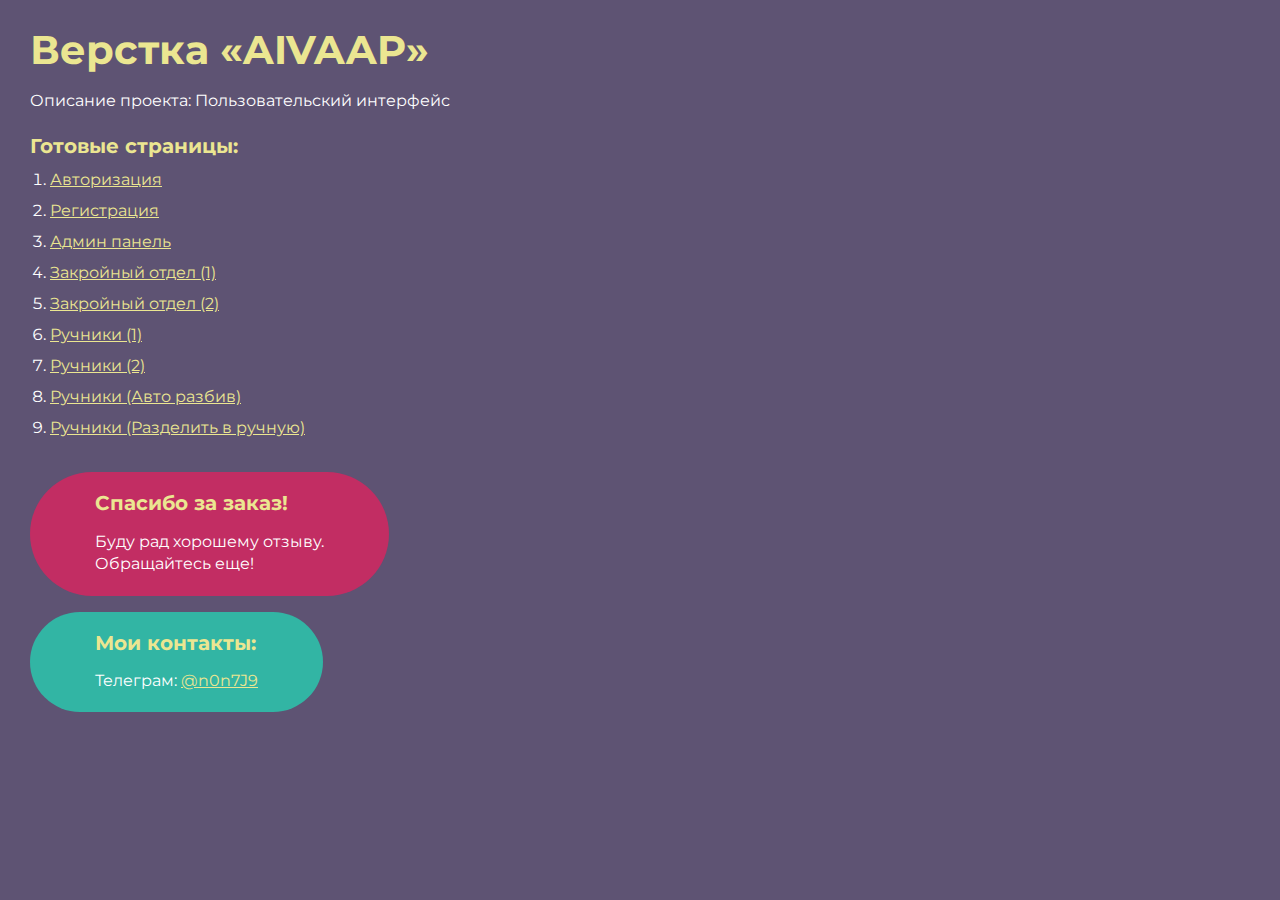
<file: index.html>
<!DOCTYPE html>
<html>

<head>
	<meta charset="UTF-8">
	<meta name="viewport" content="width=device-width, initial-scale=1.0">
	<title>Верстка «AIVAAP»</title>
</head>

<body>
	<div class="rootpage">
		<h1>Верстка «AIVAAP»</h1>
		<div class="rootpage__info">
			Описание проекта:
			Пользовательский интерфейс
		</div>
		<h2>Готовые страницы:</h2>
		<ol class="rootpage__list">
			<li><a target="_blank" href="authorization.html">Авторизация</a></li>
			<li><a target="_blank" href="entry.html">Регистрация</a></li>
			<li><a target="_blank" href="admin.html">Админ панель</a></li>
			<li><a target="_blank" href="closure.html">Закройный отдел (1)</a></li>
			<li><a target="_blank" href="closure-two.html">Закройный отдел (2)</a></li>
			<li><a target="_blank" href="sewing.html">Ручники (1)</a></li>
			<li><a target="_blank" href="sewing-two.html">Ручники (2)</a></li>
			<li><a target="_blank" href="sewing-auto-smash.html">Ручники (Авто разбив)</a></li>
			<li><a target="_blank" href="sewing-split-manually.html">Ручники (Разделить в ручную)</a></li>
		</ol>
		<div class="rootpage__tnx">
			<h2>Спасибо за заказ!</h2>
			<p>Буду рад хорошему отзыву.</p>
			<p>Обращайтесь еще!</p>
		</div>
		<div class="rootpage__contacts">
			<h2>Мои контакты:</h2>
			<p>Телеграм: <a href="https://t.me/n0n7J9">@n0n7J9</a></p>
		</div>
	</div>
</body>
<style>
	@charset "UTF-8";
	@import url("https://fonts.googleapis.com/css?family=Montserrat:regular,700&display=swap");

	*,
	*::before,
	*::after {
		padding: 0px;
		margin: 0px;
		border: 0px;
		box-sizing: border-box;
	}

	html,
	body {
		height: 100%;
		margin: 0;
		padding: 0;
		min-width: 320px;
		width: 100%;
		color: #fff;
		background-color: #5e5373;
	}

	body {
		font-family: Montserrat;
		font-size: 100%;
		line-height: 1;
		font-size: 1rem;
	}

	a {
		text-decoration: underline;
		color: #ebe691
	}

	a:visited {
		text-decoration: underline;
		color: #aaa768;
	}

	a:hover {
		text-decoration: none;
	}

	ul li {
		list-style: none;
	}

	img {
		vertical-align: top;
	}

	.wrapper {
		width: 100%;
		min-height: 100%;
		overflow: hidden;
	}

	.rootpage {
		padding: 30px;
		display: flex;
		flex-direction: column;
		align-items: flex-start;
	}

	@media (max-width: 767px) {
		.rootpage {
			padding: 30px 15px;
		}
	}

	h1 {
		color: #ebe691;
		font-size: 2.5rem;
		margin: 0px 0px 1.25rem 0px;
	}

	@media (max-width: 767px) {
		h1 {
			font-size: 1.85rem;
			margin: 0px 0px 1.25rem 0px;
		}
	}

	h2 {
		color: #ebe691;
		font-size: 1.25rem;
		margin: 0px 0px 1rem 0px;
	}

	@media (max-width: 767px) {
		h2 {
			font-size: 1.125rem;
			margin: 0px 0px 1rem 0px;
		}
	}

	.rootpage__info {
		line-height: 140%;
		margin: 0px 0px 1.5rem 0px;
	}

	.rootpage__list {
		margin: 0px 0px 2.25rem 1.25rem;
	}

	.rootpage__list li:not(:last-child) {
		margin: 0px 0px 15px 0px;
	}

	.rootpage__contacts,
	.rootpage__tnx {
		border-radius: 200px;
		padding: 20px 65px;
		line-height: 140%;
	}

	@media (max-width: 767px) {

		.rootpage__contacts,
		.rootpage__tnx {
			border-radius: 40px;
			padding: 20px;
		}
	}

	.rootpage__contacts {
		background: #32b5a4;

	}

	.rootpage__contacts a {
		color: #ebe691;
	}

	.rootpage__tnx {
		background: #c22d63;
		margin: 0px 0px 1rem 0px;
	}
</style>

</html>
</file>
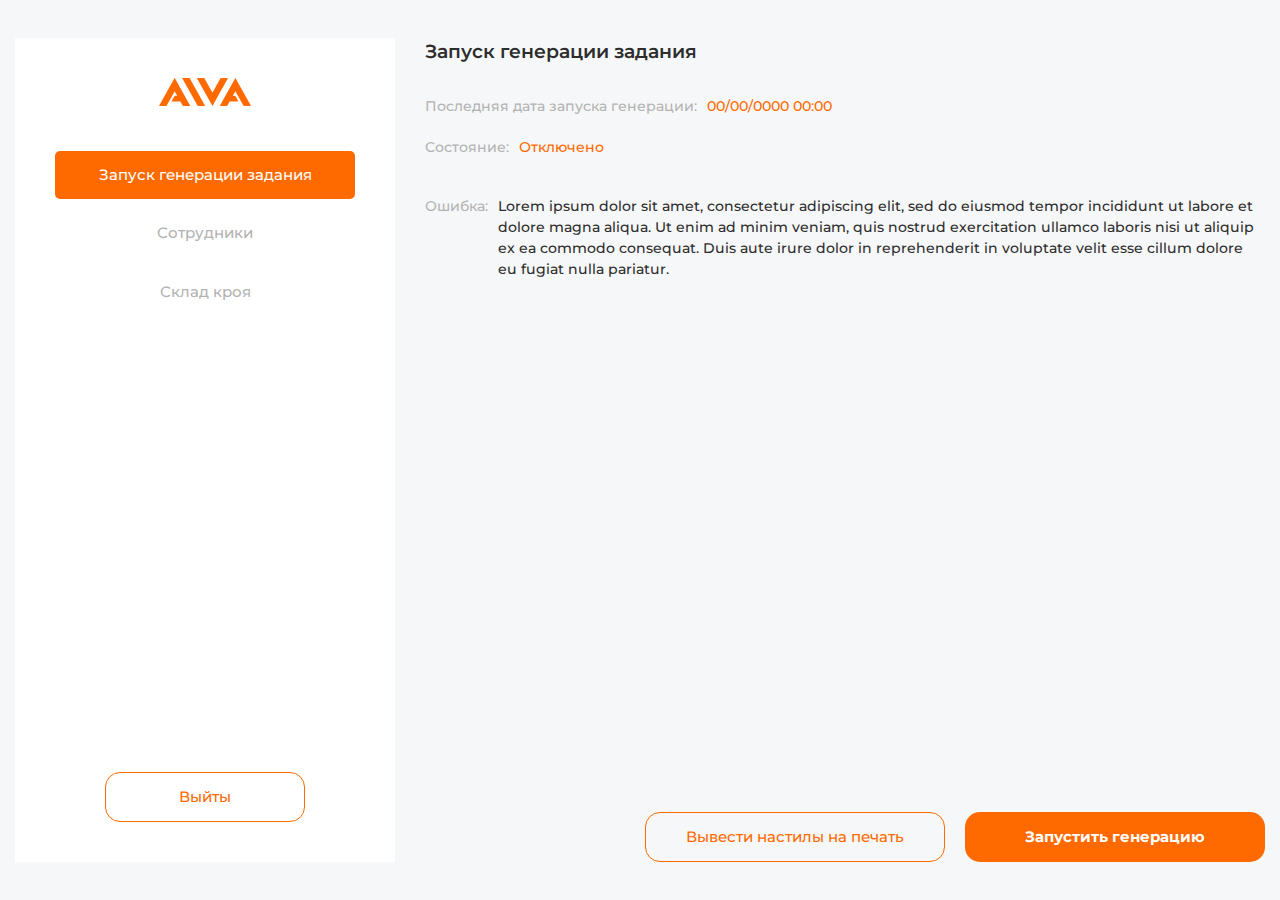
<file: admin.html>
<!DOCTYPE html>
<html lang="ru">

<head>
	<title>HomePage</title>
	<meta charset="UTF-8">
	<meta name="format-detection" content="telephone=no">
	<!-- <style>body{opacity: 0;}</style> -->
	<link rel="stylesheet" href="css/style.min.css?_v=20240315155839">
	<link rel="shortcut icon" href="favicon.ico">
	<link rel="stylesheet" href="https://cdn.jsdelivr.net/npm/swiper@11/swiper-bundle.min.css?_v=20240315155839" />

	<!-- <meta name="robots" content="noindex, nofollow"> -->
	<meta name="viewport" content="width=device-width, initial-scale=1, user-scalable=no">
</head>

<body>
	<div class="wrapper">

		<header class="header">
			<div class="header__container">
			</div>
		</header>
		<main class="page admin-page">

			<section class="admin-panel" data-fullscreen>
				<div class="admin-panel__container">
					<div class="mobile-top-box">
						<img src="img/aiva-mobi.png" alt="">
						<button type="button" class="menu__icon icon-menu mobile-top-btn"><i class="_icon-burger"></i></button>
					</div>
					<div data-tabs class="ap-tabs tabs">

						<div class="ap-tabs__navigation-box">
							<div class="ap-tabs__logo-box">
								<img src="img/aiva-desc.png" alt="">
							</div>
							<nav data-tabs-titles class="ap-tabs__navigation tabs__navigation">
								<button type="button" class="ap-tabs__title tabs__title _tab-active">Запуск генерации
									задания</button>
								<button type="button" class="ap-tabs__title tabs__title">Сотрудники</button>
								<button type="button" class="ap-tabs__title tabs__title">Склад кроя</button>
							</nav>
							<div class="admin-exit-box">
								<a href="#" class="admin-exit-link basic-button">
									Выйты
								</a>
							</div>
						</div>

						<div data-tabs-body class="ap-tabs__content tabs__content">
							<div class="ap-tabs__body tabs__body">
								<div class="generations-box">
									<div class="ap-tabs__body-heading">
										<h2 class="ap-tabs__body-title">
											Запуск генерации задания
										</h2>
									</div>
									<div class="generations-center">
										<div class="generations-center-box">
											<p class="generations-data">
												Последняя дата запуска генерации: <time>00/00/0000&nbsp00:00</time>
											</p>
											<p class="generations-status">Состояние:
												<span>Отключено</span>
												<!-- <span class="status-error">Ошибка</span> -->
											</p>
											<p class="generations-status-text">Ошибка:
												<span>Lorem ipsum dolor sit amet, consectetur adipiscing elit, sed do eiusmod tempor
													incididunt ut labore et dolore magna
													aliqua. Ut enim ad minim veniam, quis nostrud exercitation ullamco laboris nisi
													ut
													aliquip ex ea commodo consequat. Duis
													aute irure dolor in reprehenderit in voluptate velit esse cillum dolore eu fugiat
													nulla pariatur.</span>
											</p>
										</div>
									</div>
									<div class="generations-bottom">
										<div class="generations-btn-box">
											<button class="generations-btn basic-button">
												Вывести настилы на печать
											</button>
											<button class="generations-btn general-button">
												Запустить генерацию
											</button>
										</div>
									</div>
								</div>
							</div>
							<div class="ap-tabs__body tabs__body">
								<div class="staff-box">
									<div class="ap-tabs__body-heading">
										<h2 class="ap-tabs__body-title">
											Сотрудники
										</h2>
										<div class="ap-tabs__body-extra">
											<button class="add-staff-btn add-btn" data-path="add-staff-modal" data-animation="fadeInUp" data-speed="500">Добавить +</button>
											<div class="search__box" data-da=".staff-box, 767.98, 1">
												<button class="search__btn">
													<i class="_icon-magnifying-glass"></i>
												</button>
												<input class="search__input" type="search" placeholder="Поиск..." required>
											</div>
										</div>
									</div>
									<div id="staff">
										<div class="staff-content">
											<div class="staff-content-aside">
												<p>ФИО</p>
												<span>Уровень доступа</span>

											</div>
											<div data-spollers data-spollers-speed="1000" class="staff-spollers spollers" data-simplebar>
												<details class="staff-spollers__item spollers__item">
													<summary class="staff-spollers__title spollers__title">
														<span class="staff-name">Владимиров Владимир Владимирович</span>
														<span class="staff-department">Закройный отдел</span>

													</summary>
													<div class="staff-spollers__body spollers__body">
														<div class="staff-spollers__content">
															<div class="staff-info">
																<div class="staff-info-box">
																	<span class="staff-info-name">Логин</span>
																	<span class="staff-info-data">LoGiN150930AooA</span>
																</div>
																<div class="staff-info-box">
																	<span class="staff-info-name">Пароль</span>
																	<div class="staff-info-data">
																		<div class="staff-info-data-txt-box">
																			<span class="staff-info-data-notext">****</span>
																			<span class="staff-info-data-text" style="display:none">1234</span>
																		</div>
																		<button type="button" class="staff-info-data-btn">
																			<i class="_icon-eye-slash"></i></button>
																	</div>
																</div>
																<div class="staff-info-box">
																	<span class="staff-info-name">Пин-код</span>
																	<div class="staff-info-data">
																		<div class="staff-info-data-txt-box">
																			<span class="staff-info-data-notext">****</span>
																			<span class="staff-info-data-text" style="display:none">1234</span>
																		</div>
																		<button type="button" class="staff-info-data-btn">
																			<i class="_icon-eye-slash"></i></button>
																	</div>
																</div>
															</div>
															<div class="staff-change-box">
																<button class="staff-change-del" data-path="del-modal" data-animation="fadeInUp" data-speed="500">
																	<i class="_icon-trash"></i>
																</button>
																<button class="staff-change-modify" data-path="edit-staff-modal" data-animation="fadeInUp" data-speed="500">
																	<i class="_icon-pencil">
																	</i>
																</button>
															</div>
														</div>
													</div>
												</details>
											</div>
										</div>
									</div>
								</div>
							</div>
							<div class="ap-tabs__body tabs__body">
								<div class="stock-cut-box">
									<div class="ap-tabs__body-heading">
										<h2 class="ap-tabs__body-title">
											Склад кроя
										</h2>
									</div>
									<div class="table-tasks">
										<div class="stock-heading">
											<h2 class="stock-title">
												Задания
											</h2>
											<div class="search__box">
												<button class="search__btn">
													<i class="_icon-magnifying-glass"></i>
												</button>
												<input class="search__input" type="search" placeholder="Поиск...">
												<button class="search__filter" data-path="filter-modal" data-animation="fadeInUp" data-speed="500">
													<i class="_icon-filter"></i>
												</button>
											</div>
										</div>
										<div class="scroll-table" id="table-tasks-mobi">
											<table class="stock-table-top">
												<thead>
													<tr>
														<th>Настил</th>
														<th>Артикул</th>
														<th>Размер</th>
														<th>Кол-во</th>
														<th>Статус</th>
														<th>Разделить пачку</th>
													</tr>
												</thead>
											</table>
											<div class="scroll-table-body" id="table-tasks-desktop" data-simplebar>
												<table class="stock-table">
													<tbody>
														<tr class="stock-tr">
															<td class="stock-td">0000/0</td>
															<td class="stock-td">00000/черный</td>
															<td class="stock-td">XL/000</td>
															<td class="stock-td">0000</td>
															<td class="stock-td">
																<p>Сформировано</p>
															</td>
															<td class="stock-td">
																<button class="stock-td-tippy" data-path="split-modal" data-animation="fadeInUp" data-speed="500" data-tippy-content="11 - 12 - 13 - 12 - 15 - 16 - 11 - 11 - 11 - 11 - 11 - 11 - 11">11 - 12 - 13 - 12 - 15 - 16 -</button>
															</td>
														</tr>
														<tr class="stock-tr">
															<td class="stock-td">0000/0</td>
															<td class="stock-td">00000/черный</td>
															<td class="stock-td">XL/000</td>
															<td class="stock-td">0000</td>
															<td class="stock-td">
																<p>Сформировано</p>
															</td>
															<td class="stock-td">
																<button class="stock-td-tippy" data-path="split-modal" data-animation="fadeInUp" data-speed="500" data-tippy-content="11 - 12 - 13 - 12 - 15 - 16 - 11 - 11 - 11 - 11 - 11 - 11 - 11">11 - 12 - 13 - 12 - 15 - 16
																	- 11 - 11 - 11 - 11 - 11 - 11 - 11</button>
															</td>
														</tr>
														<tr class="stock-tr">
															<td class="stock-td">0000/0</td>
															<td class="stock-td">00000/черный</td>
															<td class="stock-td">XL/000</td>
															<td class="stock-td">0000</td>
															<td class="stock-td">
																<p>Сформировано</p>
															</td>
															<td class="stock-td">
																<button class="stock-td-tippy" data-path="split-modal" data-animation="fadeInUp" data-speed="500" data-tippy-content="11 - 12 - 13 - 12 - 15 - 16 - 11 - 11 - 11 - 11 - 11 - 11 - 11">11 - 12 - 13 - 12 - 15 - 16
																	- 11 - 11 - 11 - 11 - 11 - 11 - 11</button>
															</td>
														</tr>
														<tr class="stock-tr">
															<td class="stock-td">0000/0</td>
															<td class="stock-td">00000/черный</td>
															<td class="stock-td">XL/000</td>
															<td class="stock-td">0000</td>
															<td class="stock-td">
																<p>Сформировано</p>
															</td>
															<td class="stock-td">
																<button class="stock-td-tippy" data-path="split-modal" data-animation="fadeInUp" data-speed="500" data-tippy-content="11 - 12 - 13 - 12 - 15 - 16 - 11 - 11 - 11 - 11 - 11 - 11 - 11">11 - 12 - 13 - 12 - 15 - 16
																	- 11 - 11 - 11 - 11 - 11 - 11 - 11</button>
															</td>
														</tr>
														<tr class="stock-tr">
															<td class="stock-td">0000/0</td>
															<td class="stock-td">00000/черный</td>
															<td class="stock-td">XL/000</td>
															<td class="stock-td">0000</td>
															<td class="stock-td">
																<p>Сформировано</p>
															</td>
															<td class="stock-td">
																<button class="stock-td-tippy" data-path="split-modal" data-animation="fadeInUp" data-speed="500" data-tippy-content="11 - 12 - 13 - 12 - 15 - 16 - 11 - 11 - 11 - 11 - 11 - 11 - 11">11 - 12 - 13 - 12 - 15 - 16
																	- 11 - 11 - 11 - 11 - 11 - 11 - 11</button>
															</td>
														</tr>
														<tr class="stock-tr">
															<td class="stock-td">0000/0</td>
															<td class="stock-td">00000/черный</td>
															<td class="stock-td">XL/000</td>
															<td class="stock-td">0000</td>
															<td class="stock-td">
																<p>Сформировано</p>
															</td>
															<td class="stock-td">
																<button class="stock-td-tippy" data-path="split-modal" data-animation="fadeInUp" data-speed="500" data-tippy-content="11 - 12 - 13 - 12 - 15 - 16 - 11 - 11 - 11 - 11 - 11 - 11 - 11">11 - 12 - 13 - 12 - 15 - 16
																	- 11 - 11 - 11 - 11 - 11 - 11 - 11</button>
															</td>
														</tr>
														<tr class="stock-tr">
															<td class="stock-td">0000/0</td>
															<td class="stock-td">00000/черный</td>
															<td class="stock-td">XL/000</td>
															<td class="stock-td">0000</td>
															<td class="stock-td">
																<p>Сформировано</p>
															</td>
															<td class="stock-td">
																<button class="stock-td-tippy" data-path="split-modal" data-animation="fadeInUp" data-speed="500" data-tippy-content="11 - 12 - 13 - 12 - 15 - 16 - 11 - 11 - 11 - 11 - 11 - 11 - 11">11 - 12 - 13 - 12 - 15 - 16
																	- 11 - 11 - 11 - 11 - 11 - 11 - 11</button>
															</td>
														</tr>
														<tr class="stock-tr">
															<td class="stock-td">0000/0</td>
															<td class="stock-td">00000/черный</td>
															<td class="stock-td">XL/000</td>
															<td class="stock-td">0000</td>
															<td class="stock-td">
																<p>Сформировано</p>
															</td>
															<td class="stock-td">
																<button class="stock-td-tippy" data-path="split-modal" data-animation="fadeInUp" data-speed="500" data-tippy-content="11 - 12 - 13 - 12 - 15 - 16 - 11 - 11 - 11 - 11 - 11 - 11 - 11">11 - 12 - 13 - 12 - 15 - 16
																	- 11 - 11 - 11 - 11 - 11 - 11 - 11</button>
															</td>
														</tr>
													</tbody>
												</table>
											</div>
										</div>
									</div>

									<div class="summary-table">
										<div class="stock-heading">
											<h2 class="stock-title">
												Сводная таблица
											</h2>
											<div class="search__box">
												<button class="search__btn">
													<i class="_icon-magnifying-glass"></i>
												</button>
												<input class="search__input" type="search" placeholder="Поиск...">
												<button class="search__filter" data-path="filter-modal" data-animation="fadeInUp" data-speed="500">
													<i class="_icon-filter"></i>
												</button>
											</div>
										</div>
										<div class="scroll-table" id="summary-table-mobi">
											<table class="stock-table-top">
												<thead>
													<tr>
														<th>№</th>
														<th>Настил</th>
														<th>Артикул</th>
														<th>Размер</th>
														<th>Кол-во</th>
														<th>Дата и время</th>
													</tr>
												</thead>
											</table>
											<div class="scroll-table-body" id="scroll-table-desktop" data-simplebar>
												<table class="stock-table">
													<tbody>
														<tr class="stock-tr">
															<td class="stock-td">0000</td>
															<td class="stock-td">0000/0</td>
															<td class="stock-td">00000/черный</td>
															<td class="stock-td">XL/000</td>
															<td class="stock-td">0000</td>
															<td class="stock-td">
																<time>00/00/0000
																	00:00</time>
															</td>
														</tr>
														<tr class="stock-tr">
															<td class="stock-td">0000</td>
															<td class="stock-td">0000/0</td>
															<td class="stock-td">00000/черный</td>
															<td class="stock-td">XL/000</td>
															<td class="stock-td">0000</td>
															<td class="stock-td">
																<time>00/00/0000
																	00:00</time>
															</td>
														</tr>
														<tr class="stock-tr">
															<td class="stock-td">0000</td>
															<td class="stock-td">0000/0</td>
															<td class="stock-td">00000/черный</td>
															<td class="stock-td">XL/000</td>
															<td class="stock-td">0000</td>
															<td class="stock-td">
																<time>00/00/0000
																	00:00</time>
															</td>
														</tr>
														<tr class="stock-tr">
															<td class="stock-td">0000</td>
															<td class="stock-td">0000/0</td>
															<td class="stock-td">00000/черный</td>
															<td class="stock-td">XL/000</td>
															<td class="stock-td">0000</td>
															<td class="stock-td">
																<time>00/00/0000
																	00:00</time>
															</td>
														</tr>
														<tr class="stock-tr">
															<td class="stock-td">0000</td>
															<td class="stock-td">0000/0</td>
															<td class="stock-td">00000/черный</td>
															<td class="stock-td">XL/000</td>
															<td class="stock-td">0000</td>
															<td class="stock-td">
																<time>00/00/0000
																	00:00</time>
															</td>
														</tr>
														<tr class="stock-tr">
															<td class="stock-td">0000</td>
															<td class="stock-td">0000/0</td>
															<td class="stock-td">00000/черный</td>
															<td class="stock-td">XL/000</td>
															<td class="stock-td">0000</td>
															<td class="stock-td">
																<time>00/00/0000
																	00:00</time>
															</td>
														</tr>
														<tr class="stock-tr">
															<td class="stock-td">0000</td>
															<td class="stock-td">0000/0</td>
															<td class="stock-td">00000/черный</td>
															<td class="stock-td">XL/000</td>
															<td class="stock-td">0000</td>
															<td class="stock-td">
																<time>00/00/0000
																	00:00</time>
															</td>
														</tr>
														<tr class="stock-tr">
															<td class="stock-td">0000</td>
															<td class="stock-td">0000/0</td>
															<td class="stock-td">00000/черный</td>
															<td class="stock-td">XL/000</td>
															<td class="stock-td">0000</td>
															<td class="stock-td">
																<time>00/00/0000
																	00:00</time>
															</td>
														</tr>
														<tr class="stock-tr">
															<td class="stock-td">0000</td>
															<td class="stock-td">0000/0</td>
															<td class="stock-td">00000/черный</td>
															<td class="stock-td">XL/000</td>
															<td class="stock-td">0000</td>
															<td class="stock-td">
																<time>00/00/0000
																	00:00</time>
															</td>
														</tr>
														<tr class="stock-tr">
															<td class="stock-td">0000</td>
															<td class="stock-td">0000/0</td>
															<td class="stock-td">00000/черный</td>
															<td class="stock-td">XL/000</td>
															<td class="stock-td">0000</td>
															<td class="stock-td">
																<time>00/00/0000
																	00:00</time>
															</td>
														</tr>

													</tbody>
												</table>
											</div>
										</div>
									</div>
								</div>
							</div>
						</div>
					</div>

				</div>
			</section>

		</main>
		<footer class="footer">
			<div class="footer__container">
			</div>
		</footer>
		<script src="https://cdn.jsdelivr.net/npm/swiper@11/swiper-bundle.min.js?_v=20240315155839"></script>
	</div>
	<div class="common-modal">

		<!-- Удаление сотрудника -->
		<div class="common-modal-container del-modal-container" aria-modal="true" data-target="del-modal">
			<button class="common-modal-close js-modal-close" aria-label="Закрыть модальное окно">
				<i class="_icon-x-mark"></i>
			</button>
			<div class="common-modal-content del-modal-content">
				<div class="common-modal-heading">
					<h2 class="common-modal-title">
						Удалить сотрудника
					</h2>
				</div>
				<p class="del-modal-text">
					Вы точно хотите удалить сотрудника?
				</p>
				<div class="common-modal-btn-box">
					<button class="common-modal-btn modal-del-btn">
						Удалить
					</button>
				</div>
			</div>
		</div>

		<!-- Добавление сотрудника -->
		<div class="common-modal-container add-staff-modal-container" aria-modal="true" data-target="add-staff-modal">
			<button class="common-modal-close js-modal-close" aria-label="Закрыть модальное окно">
				<i class="_icon-x-mark"></i>
			</button>
			<div class="common-modal-content add-staff-modal-content">
				<div class="common-modal-heading">
					<h2 class="common-modal-title">
						Добавить нового сотрудника
					</h2>
				</div>
				<div class="add-staff-modal-box">
					<form class="add-staff-modal-form">
						<div class="add-staff-group-input">
							<div class="global-text-field">
								<label class="global-text-field__label" for="firstname">ФИО</label>
								<input class="global-text-field__input" type="text" name="firstname" required="">
							</div>
							<div class="global-text-field">
								<label class="global-text-field__label" for="login">Логин</label>
								<input class="global-text-field__input" type="text" name="login" required="">
							</div>
							<div class="global-text-field">
								<label class="global-text-field__label" for="password">Пароль</label>
								<div class="form__line-password form__line global-text-field">
									<input class="global-text-field__input authorization__pass" autocomplete="off" type="password" name="form[]" value="">
									<button class="form__viewpass _icon-eye-slash" type="button">
									</button>
								</div>
							</div>
						</div>
						<div class="add-staff-group-options">
							<p class="options__title">
								Уровень доступа
							</p>
							<div class="options">
								<div class="options__item">
									<input id="o_1" class="options__input" checked type="radio" value="1" name="option">
									<label for="o_1" class="options__label"><span class="options__text">Администратор</span></label>
								</div>
								<div class="options__item">
									<input id="o_2" class="options__input" type="radio" value="2" name="option">
									<label for="o_2" class="options__label"><span class="options__text">Закройный
											отдел</span></label>
								</div>
								<div class="options__item">
									<input id="o_3" class="options__input" type="radio" value="2" name="option">
									<label for="o_3" class="options__label"><span class="options__text">Ручники</span></label>
								</div>
							</div>
						</div>
					</form>
				</div>
				<div class="common-modal-btn-box">
					<button class="modal-btn general-button">
						Добавить
					</button>
				</div>
			</div>
		</div>

		<!-- Изменить сотрудника -->
		<div class="common-modal-container edit-staff-modal-container" aria-modal="true" data-target="edit-staff-modal">
			<button class="common-modal-close js-modal-close" aria-label="Закрыть модальное окно">
				<i class="_icon-x-mark"></i>
			</button>
			<div class="common-modal-content edit-staff-modal-content">
				<div class="common-modal-heading">
					<h2 class="common-modal-title">
						Изменить данные сотрудника
					</h2>
				</div>
				<div class="edit-staff-modal-box">
					<form class="edit-staff-modal-form">
						<div class="edit-staff-group-input">
							<div class="global-text-field">
								<label class="global-text-field__label" for="firstname">ФИО</label>
								<input class="global-text-field__input" type="text" name="firstname" required="">
							</div>
							<div class="global-text-field">
								<label class="global-text-field__label" for="login">Логин</label>
								<input class="global-text-field__input" type="text" name="login" required="">
							</div>
							<div class="global-text-field">
								<label class="global-text-field__label" for="password">Пин-код</label>
								<div class="form__line-password form__line global-text-field">
									<input class="global-text-field__input authorization__pass" autocomplete="off" type="password" name="form[]" value="">
									<button class="form__viewpass _icon-eye-slash" type="button">
									</button>
								</div>
							</div>
							<div class="global-text-field">
								<label class="global-text-field__label" for="password">Пароль</label>
								<div class="form__line-password form__line global-text-field">
									<input class="global-text-field__input authorization__pass" autocomplete="off" type="password" name="form[]" value="">
									<button class="form__viewpass _icon-eye-slash" type="button">
									</button>
								</div>
							</div>
						</div>
						<div class="edit-staff-group-options">
							<p class="options__title">
								Уровень доступа
							</p>
							<div class="options">
								<div class="options__item">
									<input id="e_1" class="options__input" checked type="radio" value="1" name="option">
									<label for="e_1" class="options__label"><span class="options__text">Администратор</span></label>
								</div>
								<div class="options__item">
									<input id="e_2" class="options__input" type="radio" value="2" name="option">
									<label for="e_2" class="options__label"><span class="options__text">Закройный
											отдел</span></label>
								</div>
								<div class="options__item">
									<input id="e_3" class="options__input" type="radio" value="2" name="option">
									<label for="e_3" class="options__label"><span class="options__text">Ручники</span></label>
								</div>
							</div>
						</div>
					</form>
				</div>
				<div class="common-modal-btn-box">
					<button class="modal-btn general-button">
						Сохранить
					</button>
				</div>
			</div>
		</div>

		<!-- Фильтер -->
		<div class="common-modal-container filter-modal-container" aria-modal="true" data-target="filter-modal">
			<button class="common-modal-close js-modal-close" aria-label="Закрыть модальное окно">
				<i class="_icon-x-mark"></i>
			</button>
			<div class="common-modal-content filter-modal-content">
				<div class="common-modal-heading">
					<h2 class="common-modal-title">
						Фильтр поиска
					</h2>
				</div>
				<div class="filter-modal-box">
					<form class="filter-modal-form">
						<div class="filter-group-input">
							<div class="global-text-field">
								<label class="global-text-field__label" for="decking">Настил</label>
								<input class="global-text-field__input" type="text" name="decking" required="">
							</div>
							<div class="global-text-field">
								<label class="global-text-field__label" for="article">Артикул</label>
								<input class="global-text-field__input" type="text" name="article" required="">
							</div>
							<div class="global-text-field">
								<label class="global-text-field__label" for="size">Размер</label>
								<input class="global-text-field__input" type="text" name="size" required="">
							</div>
						</div>
					</form>
				</div>
				<div class="common-modal-btn-box filter-btn-box">
					<button class="filter-reset add-btn">
						Сбросить
					</button>
					<button class="modal-btn general-button">
						Поиск
					</button>
				</div>
			</div>
		</div>

		<!-- Разделить пачку -->
		<div class="common-modal-container split-modal-container" aria-modal="true" data-target="split-modal">
			<button class="common-modal-close js-modal-close" aria-label="Закрыть модальное окно">
				<i class="_icon-x-mark"></i>
			</button>
			<div class="common-modal-content split-modal-content">
				<div class="common-modal-heading">
					<h2 class="common-modal-title">
						Разделить пачку
					</h2>
				</div>
				<div class="split-pack-box">
					<table class="split-pack-table">
						<thead class="split-pack-thead">
							<tr class="split-pack-tr">
								<th class="split-pack-th">Настил</th>
								<th class="split-pack-th">Артикул</th>
								<th class="split-pack-th">Размер</th>
								<th class="split-pack-th">Кол-во</th>
							</tr>
						</thead>
						<tbody class="split-pack-tbody">
							<tr class="split-pack-tr">
								<td class="split-pack-td">0000/0</td>
								<td class="split-pack-td">00000/черный</td>
								<td class="split-pack-td">XL/000</td>
								<td class="split-pack-td">0000</td>
							</tr>
						</tbody>
					</table>
				</div>
				<div class="common-modal-btn-box filter-btn-box">
					<button class="filter-reset add-btn" data-path="split-manually" data-animation="fadeInUp" data-speed="500">
						Разделить вручную
					</button>
					<button class="split-btn modal-btn general-button" data-path="auto-split" data-animation="fadeInUp" data-speed="500">
						Авто разбив
					</button>
				</div>
			</div>
		</div>

		<!-- Авто разбив -->
		<div class="common-modal-container split-modal-container" aria-modal="true" data-target="auto-split">
			<button class="common-modal-close js-modal-close" aria-label="Закрыть модальное окно">
				<i class="_icon-x-mark"></i>
			</button>
			<div class="common-modal-content split-modal-content">
				<div class="common-modal-heading">
					<button class="_icon-arrow-left" data-path="split-modal" data-animation="fadeInUp" data-speed="500"></button>
					<h2 class="common-modal-title">
						Авто разбив
					</h2>
				</div>
				<div class="split-pack-box">
					<table class="split-pack-table">
						<thead class="split-pack-thead">
							<tr class="split-pack-tr">
								<th class="split-pack-th">Настил</th>
								<th class="split-pack-th">Артикул</th>
								<th class="split-pack-th">Размер</th>
								<th class="split-pack-th">Кол-во</th>
							</tr>
						</thead>
						<tbody class="split-pack-tbody">
							<tr class="split-pack-tr">
								<td class="split-pack-td">0000/0</td>
								<td class="split-pack-td">00000/черный</td>
								<td class="split-pack-td">XL/000</td>
								<td class="split-pack-td">0000</td>
							</tr>
						</tbody>
					</table>
					<div class="split-pack-input-box">
						<div class="global-text-field">
							<label class="global-text-field__label" for="quantitypacks">Количество пачек, шт</label>
							<input class="global-text-field__input" type="number" name="quantitypacks" required="">
						</div>
						<div class="global-text-field">
							<label class="global-text-field__label" for="quantityper">Количество в одной пачке, шт</label>
							<input class="global-text-field__input" type="number" name="quantityper" required="">
						</div>
					</div>
				</div>
				<div class="common-modal-btn-box">
					<button class="split-btn modal-btn general-button">
						Подтвердить
					</button>
				</div>
			</div>
		</div>

		<!-- Разделить вручную -->
		<div class="common-modal-container split-modal-container" aria-modal="true" data-target="split-manually">
			<button class="common-modal-close js-modal-close" aria-label="Закрыть модальное окно">
				<i class="_icon-x-mark"></i>
			</button>
			<div class="common-modal-content split-modal-content">
				<div class="common-modal-heading">
					<button class="_icon-arrow-left" data-path="split-modal" data-animation="fadeInUp" data-speed="500"></button>
					<h2 class="common-modal-title">
						Разделить вручную
					</h2>
				</div>
				<div class="split-pack-box">
					<table class="split-pack-table">
						<thead class="split-pack-thead">
							<tr class="split-pack-tr">
								<th class="split-pack-th">Настил</th>
								<th class="split-pack-th">Артикул</th>
								<th class="split-pack-th">Размер</th>
								<th class="split-pack-th">Кол-во</th>
							</tr>
						</thead>
						<tbody class="split-pack-tbody">
							<tr class="split-pack-tr">
								<td class="split-pack-td">0000/0</td>
								<td class="split-pack-td">00000/черный</td>
								<td class="split-pack-td">XL/000</td>
								<td class="split-pack-td">0000</td>
							</tr>
						</tbody>
					</table>
					<div class="split-pack-input-box">
						<div class="global-text-field">
							<label class="global-text-field__label" for="quantitypacks">Количество пачек, шт</label>
							<input class="global-text-field__input quantitypacks-field" type="number" name="quantitypacks" required="">
						</div>
					</div>
					<div class="split-pack-mini-input-box" style="display: none;">
						<!-- <div class="global-mini-text-field _global-form-error">
							<label class="global-mini-text-field__label" for="quantitypacks">1</label>
							<input class="global-mini-text-field__input" type="text" name="quantitypacks" maxlength="2">
						</div> -->
					</div>
				</div>
				<div class="common-modal-btn-box">
					<button class="split-btn modal-btn general-button">
						Подтвердить
					</button>
				</div>
			</div>
		</div>

	</div>
	<!-- Стили для body -->
	<style>
		.lock body {
			overflow: hidden;
			touch-action: none;
			overscroll-behavior: none;
		}

		.loading body {
			opacity: 0;
			visibility: hidden;
		}

		.loaded body {
			transition: opacity 0.5s ease 0s;
			opacity: 1;
			visibility: visible;
		}
	</style>
	<div id="fls-preloader">
		<!-- Документация: https://template.fls.guru/template-docs/modul-preloader.html -->
		<!-- Стили для прелоадера -->
		<style>
			* {
				padding: 0px;
				margin: 0px;
				border: 0px;
			}

			*,
			*:before,
			*:after {
				box-sizing: border-box;
			}

			html {
				overflow: hidden;
				touch-action: none;
				overscroll-behavior: none;
			}

			/* Головний блок */
			.fls-preloader {
				pointer-events: none;
				z-index: -1;
				position: fixed;
				width: 100%;
				height: 100%;
				top: 0;
				left: 0;
				display: flex;
				justify-content: center;
				align-items: center;
			}

			/* Блок с елементами */
			.fls-preloader__body {
				padding: 0.93rem;
				max-width: 31.25rem;
				display: flex;
				flex-direction: column;
			}

			/* Блок со счетчиком */
			.fls-preloader__counter {
				font-size: 10rem;
				font-weight: 500;
				line-height: 1.5;
				color: #ff6a00;
			}

			@media (max-width: 768px) {
				.fls-preloader__counter {
					font-size: 3rem;
				}
			}

			/* Прогресбар */
			.fls-preloader__line {}

			/* Линия прогрессбора */
			.fls-preloader__line span {
				display: inline-block;
				transition: width 0.2s ease;
				height: 0.8rem;
				border-radius: 20px;
				background-color: #ff6a00;
			}
		</style>
		<!-- Скрипт прелоадера -->
		<script>
			function preloader() {
				const preloaderImages = document.querySelector('[data-preloader]') ? document.querySelectorAll('[data-preloader] img') : document.querySelectorAll('img');
				const preloaderContainer = document.querySelector('#fls-preloader');
				if (preloaderImages.length) {
					const preloaderTemplate = `
					<div class="fls-preloader">
						<div class="fls-preloader__body">
							<div class="fls-preloader__counter">0%</div>
							<div class="fls-preloader__line"><span></span></div>
						</div>
					</div>`;
					document.querySelector('html').insertAdjacentHTML("beforeend", preloaderTemplate);

					const
						preloader = document.querySelector('.fls-preloader'),
						showPecentLoad = document.querySelector('.fls-preloader__counter'),
						showLineLoad = document.querySelector('.fls-preloader__line span'),
						htmlDocument = document.documentElement;

					let imagesLoadedCount = counter = progress = 0;

					htmlDocument.classList.add('loading');
					htmlDocument.classList.add('lock');

					preloaderImages.forEach(preloaderImage => {
						const imgClone = document.createElement('img');
						if (imgClone) {
							imgClone.onload = imageLoaded;
							imgClone.onerror = imageLoaded;
							preloaderImage.dataset.src ? imgClone.src = preloaderImage.dataset.src : imgClone.src = preloaderImage.src;
						}
					});

					function setValueProgress(progress) {
						showPecentLoad ? showPecentLoad.innerText = `${progress}%` : null;
						showLineLoad ? showLineLoad.style.width = `${progress}%` : null;
					}
					showPecentLoad ? setValueProgress(progress) : null;

					function imageLoaded() {
						imagesLoadedCount++;
						progress = Math.round((100 / preloaderImages.length) * imagesLoadedCount);
						const intervalId = setInterval(() => {
							counter >= progress ? clearInterval(intervalId) : setValueProgress(++counter);
							counter >= 100 ? addLoadedClass() : null;
						}, 10);
					}

					function addLoadedClass() {
						htmlDocument.classList.add('loaded');
						htmlDocument.classList.remove('lock');
						htmlDocument.classList.remove('loading');
						setInterval(() => {
							preloader.remove();
							preloaderContainer.remove();
						}, 500);
					}
				} else {
					preloaderContainer.remove();
				}
			}
			preloader();
		</script>
	</div>

	<script src="js/app.min.js?_v=20240315155839"></script>

</body>

</html>
</file>
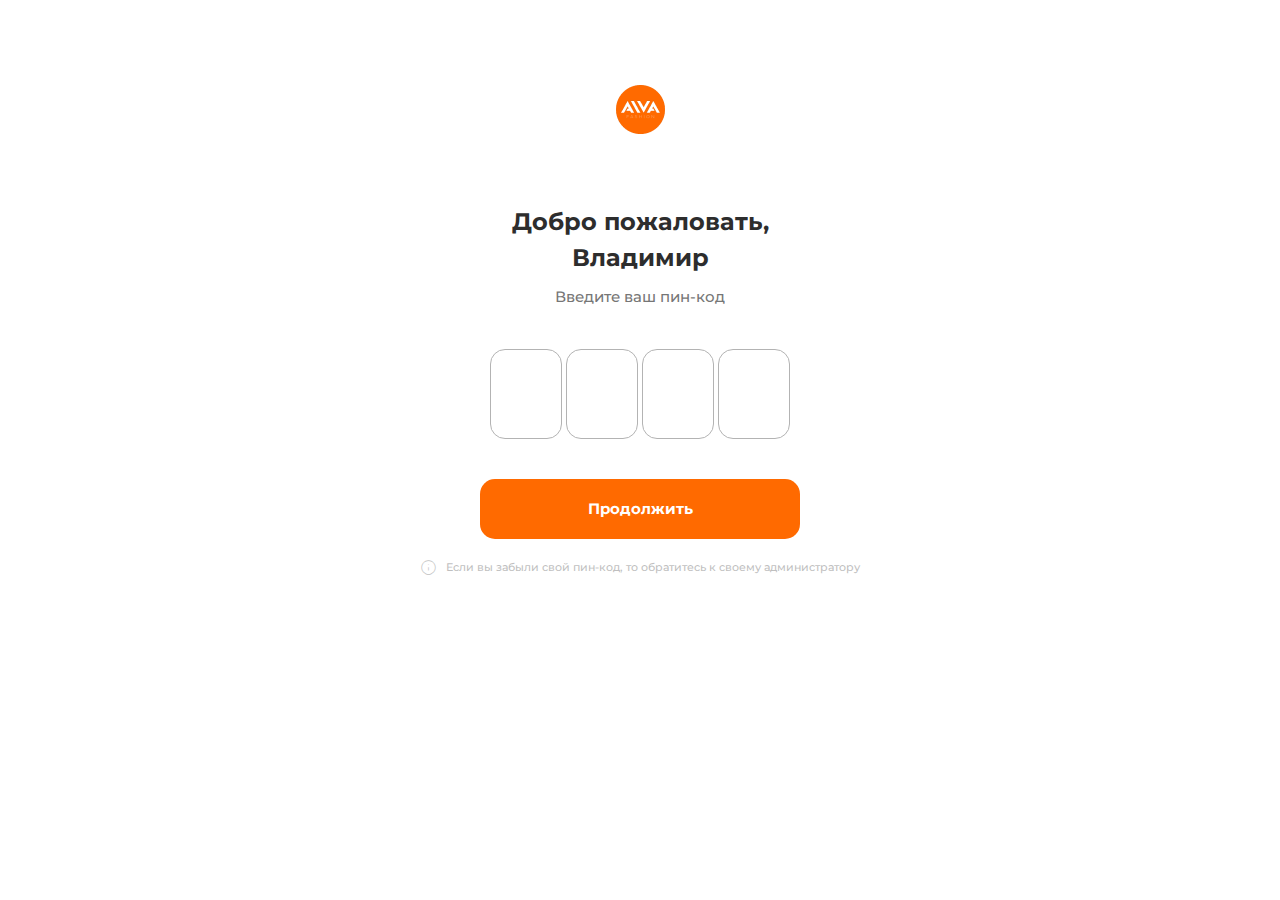
<file: authorization.html>
<!DOCTYPE html>
<html lang="ru">

<head>
	<title>HomePage</title>
	<meta charset="UTF-8">
	<meta name="format-detection" content="telephone=no">
	<!-- <style>body{opacity: 0;}</style> -->
	<link rel="stylesheet" href="css/style.min.css?_v=20240315155839">
	<link rel="shortcut icon" href="favicon.ico">
	<link rel="stylesheet" href="https://cdn.jsdelivr.net/npm/swiper@11/swiper-bundle.min.css?_v=20240315155839" />

	<!-- <meta name="robots" content="noindex, nofollow"> -->
	<meta name="viewport" content="width=device-width, initial-scale=1, user-scalable=no">
</head>

<body>
	<div class="wrapper">

		<header class="header">
			<div class="header__container">
			</div>
		</header>
		<main class="page">

			<section class="authorization">
				<div class="authorization__container">
					<div class="authorization__inner">
						<div class="authorization__logo-box">
							<img src="img/aiva-mobi.png" alt="">
						</div>

						<!-- Придумайте пинкод -->
						<div class="authorization__form-box active">
							<div class="authorization__form-title-box">
								<h3 class="authorization__form-title">
									Добро пожаловать,<br>
									<span>Владимир</span>
								</h3>
								<p class="authorization__sub-text">Введите ваш пин-код</p>
							</div>
							<form class="authorization__form" id="form1" action="#">
								<div class="authorization__pincode-box">
									<input class="authorization__pincode-input" type="text" maxlength=1 />
									<input class="authorization__pincode-input" type="text" maxlength=1 />
									<input class="authorization__pincode-input" type="text" maxlength=1 />
									<input class="authorization__pincode-input" type="text" maxlength=1 />
								</div>
								<a href="#" pin-code type="submit" class="authorization__button authorization__link common-button" disabled>Продолжить</a>
							</form>
							<div class="pin-info">
								<i class="_icon-info-circle"></i>
								Если вы забыли свой пин-код, то обратитесь к своему администратору
							</div>
						</div>
						<!-- Придумайте пинкод -->
					</div>
				</div>
			</section>

		</main>
		<footer class="footer">
			<div class="footer__container">
			</div>
		</footer>
		<script src="https://cdn.jsdelivr.net/npm/swiper@11/swiper-bundle.min.js?_v=20240315155839"></script>
	</div>

	<script src="js/app.min.js?_v=20240315155839"></script>

</body>

</html>
</file>
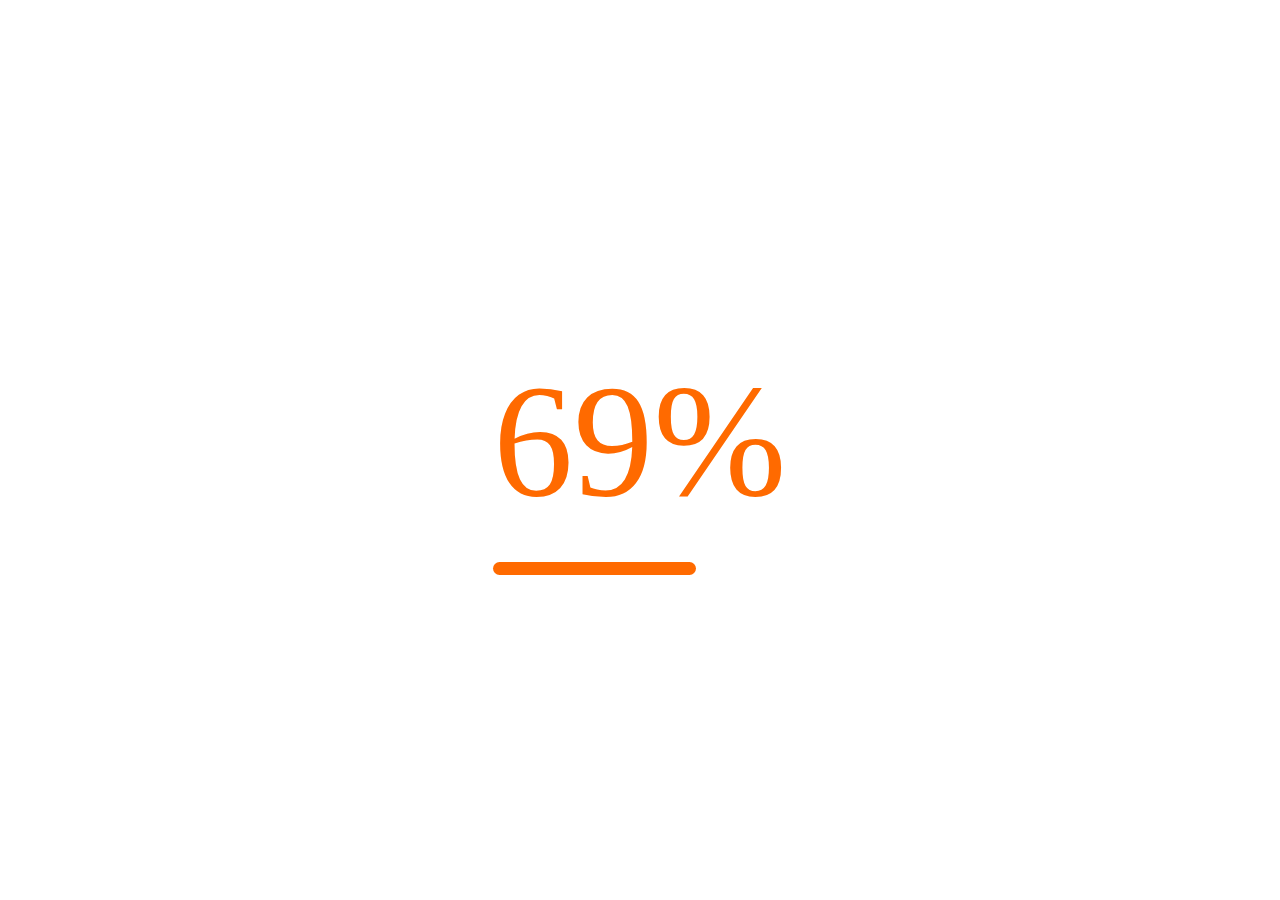
<file: closure-two.html>
<!DOCTYPE html>
<html lang="ru">

<head>
	<title>HomePage</title>
	<meta charset="UTF-8">
	<meta name="format-detection" content="telephone=no">
	<!-- <style>body{opacity: 0;}</style> -->
	<link rel="stylesheet" href="css/style.min.css?_v=20240315155839">
	<link rel="shortcut icon" href="favicon.ico">
	<link rel="stylesheet" href="https://cdn.jsdelivr.net/npm/swiper@11/swiper-bundle.min.css?_v=20240315155839" />

	<!-- <meta name="robots" content="noindex, nofollow"> -->
	<meta name="viewport" content="width=device-width, initial-scale=1, user-scalable=no">
</head>

<body>
	<div class="wrapper">

		<header class="header">
			<div class="header__container">
			</div>
		</header>
		<main class="page">

			<section class="closure" data-fullscreen>
				<div class="closure__container">
					<div class="closure-top">
						<a href="#" class="closure-top-logo">
							<img src="img/aiva-mobi.png" alt="">
						</a>
					</div>
					<div class="closure-body">
						<div class="select-box">
							<select name="form[]" class="form" data-scroll>
								<option value="1" selected>Пункт №1</option>
								<option value="2">Пункт №2</option>
								<option value="3">Пункт №3</option>
								<option value="4">Пункт №4</option>
								<option value="4">Пункт №4</option>
								<option value="4">Пункт №4</option>
								<option value="4">Пункт №4</option>
								<option value="4">Пункт №4</option>
								<option value="4">Пункт №4</option>
							</select>
							<div class="select-overlay"></div>
						</div>
						<div class="closure-table-box">
							<table class="closur__slide-table">
								<thead class="closur__slide-thead">
									<tr class="closur__slide-tr">
										<th class="closur__slide-th">Артикул/цвет</th>
										<th class="closur__slide-th">Размер</th>
										<th class="closur__slide-th">Кол-во</th>
									</tr>
								</thead>
								<tbody class="closur__slide-tbody">
									<tr class="closur__slide-tr active">
										<td class="closur__slide-td">32072/черный</td>
										<td class="closur__slide-td">М/152</td>
										<td class="closur__slide-td">30</td>
									</tr>
								</tbody>
							</table>
						</div>
						<div class="closure-form-box">
							<form action="#" class="closure-form">
								<div class="closure-griup-input">
									<div class="global-text-field">
										<label class="global-text-field__label" for="quantitypacks">Введите количество, шт</label>
										<input class="global-text-field__input" type="number" name="quantitypacks" required="">
									</div>
									<div class="global-text-field">
										<label class="global-text-field__label" for="quantitylength">Укажите длину, см</label>
										<input class="global-text-field__input" type="number" name="quantitylength" required="">
									</div>
									<div class="global-text-field">
										<label class="global-text-field__label" for="quantitywidth">Укажите ширину, см</label>
										<input class="global-text-field__input" type="number" name="quantitywidth" required="">
									</div>
								</div>
							</form>
						</div>
						<div class="line"></div>
						<div class="closure-btn-box">
							<button disabled class="closure-btn general-button">
								Подтвердить
							</button>
						</div>
					</div>
				</div>
			</section>

		</main>
		<footer class="footer">
			<div class="footer__container">
			</div>
		</footer>
		<script src="https://cdn.jsdelivr.net/npm/swiper@11/swiper-bundle.min.js?_v=20240315155839"></script>
	</div>
	<!-- Стили для body -->
	<style>
		.lock body {
			overflow: hidden;
			touch-action: none;
			overscroll-behavior: none;
		}

		.loading body {
			opacity: 0;
			visibility: hidden;
		}

		.loaded body {
			transition: opacity 0.5s ease 0s;
			opacity: 1;
			visibility: visible;
		}
	</style>
	<div id="fls-preloader">
		<!-- Документация: https://template.fls.guru/template-docs/modul-preloader.html -->
		<!-- Стили для прелоадера -->
		<style>
			* {
				padding: 0px;
				margin: 0px;
				border: 0px;
			}

			*,
			*:before,
			*:after {
				box-sizing: border-box;
			}

			html {
				overflow: hidden;
				touch-action: none;
				overscroll-behavior: none;
			}

			/* Головний блок */
			.fls-preloader {
				pointer-events: none;
				z-index: -1;
				position: fixed;
				width: 100%;
				height: 100%;
				top: 0;
				left: 0;
				display: flex;
				justify-content: center;
				align-items: center;
			}

			/* Блок с елементами */
			.fls-preloader__body {
				padding: 0.93rem;
				max-width: 31.25rem;
				display: flex;
				flex-direction: column;
			}

			/* Блок со счетчиком */
			.fls-preloader__counter {
				font-size: 10rem;
				font-weight: 500;
				line-height: 1.5;
				color: #ff6a00;
			}

			@media (max-width: 768px) {
				.fls-preloader__counter {
					font-size: 3rem;
				}
			}

			/* Прогресбар */
			.fls-preloader__line {}

			/* Линия прогрессбора */
			.fls-preloader__line span {
				display: inline-block;
				transition: width 0.2s ease;
				height: 0.8rem;
				border-radius: 20px;
				background-color: #ff6a00;
			}
		</style>
		<!-- Скрипт прелоадера -->
		<script>
			function preloader() {
				const preloaderImages = document.querySelector('[data-preloader]') ? document.querySelectorAll('[data-preloader] img') : document.querySelectorAll('img');
				const preloaderContainer = document.querySelector('#fls-preloader');
				if (preloaderImages.length) {
					const preloaderTemplate = `
					<div class="fls-preloader">
						<div class="fls-preloader__body">
							<div class="fls-preloader__counter">0%</div>
							<div class="fls-preloader__line"><span></span></div>
						</div>
					</div>`;
					document.querySelector('html').insertAdjacentHTML("beforeend", preloaderTemplate);

					const
						preloader = document.querySelector('.fls-preloader'),
						showPecentLoad = document.querySelector('.fls-preloader__counter'),
						showLineLoad = document.querySelector('.fls-preloader__line span'),
						htmlDocument = document.documentElement;

					let imagesLoadedCount = counter = progress = 0;

					htmlDocument.classList.add('loading');
					htmlDocument.classList.add('lock');

					preloaderImages.forEach(preloaderImage => {
						const imgClone = document.createElement('img');
						if (imgClone) {
							imgClone.onload = imageLoaded;
							imgClone.onerror = imageLoaded;
							preloaderImage.dataset.src ? imgClone.src = preloaderImage.dataset.src : imgClone.src = preloaderImage.src;
						}
					});

					function setValueProgress(progress) {
						showPecentLoad ? showPecentLoad.innerText = `${progress}%` : null;
						showLineLoad ? showLineLoad.style.width = `${progress}%` : null;
					}
					showPecentLoad ? setValueProgress(progress) : null;

					function imageLoaded() {
						imagesLoadedCount++;
						progress = Math.round((100 / preloaderImages.length) * imagesLoadedCount);
						const intervalId = setInterval(() => {
							counter >= progress ? clearInterval(intervalId) : setValueProgress(++counter);
							counter >= 100 ? addLoadedClass() : null;
						}, 10);
					}

					function addLoadedClass() {
						htmlDocument.classList.add('loaded');
						htmlDocument.classList.remove('lock');
						htmlDocument.classList.remove('loading');
						setInterval(() => {
							preloader.remove();
							preloaderContainer.remove();
						}, 500);
					}
				} else {
					preloaderContainer.remove();
				}
			}
			preloader();
		</script>
	</div>

	<script src="js/app.min.js?_v=20240315155839"></script>

</body>

</html>
</file>
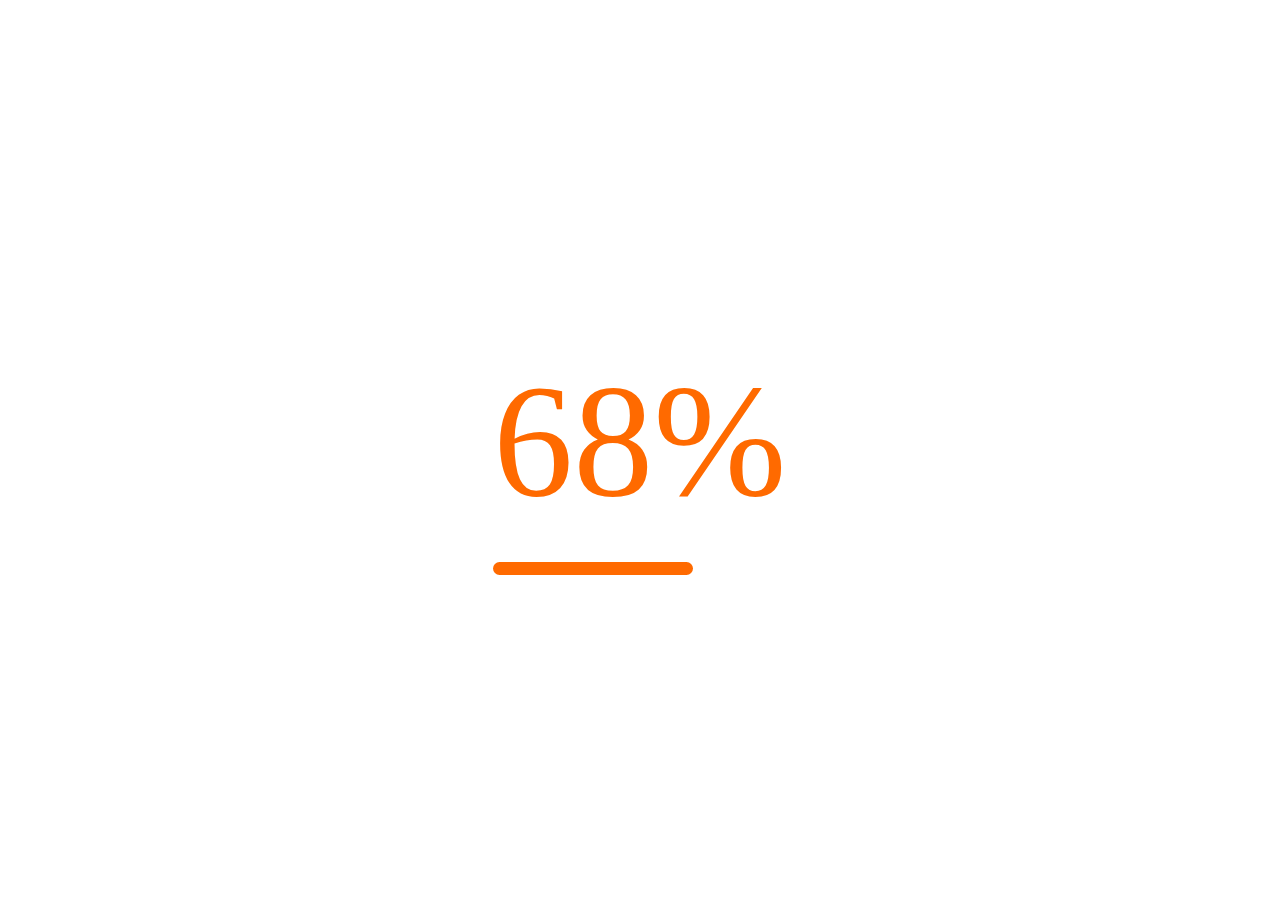
<file: closure.html>
<!DOCTYPE html>
<html lang="ru">

<head>
	<title>HomePage</title>
	<meta charset="UTF-8">
	<meta name="format-detection" content="telephone=no">
	<!-- <style>body{opacity: 0;}</style> -->
	<link rel="stylesheet" href="css/style.min.css?_v=20240315155839">
	<link rel="shortcut icon" href="favicon.ico">
	<link rel="stylesheet" href="https://cdn.jsdelivr.net/npm/swiper@11/swiper-bundle.min.css?_v=20240315155839" />

	<!-- <meta name="robots" content="noindex, nofollow"> -->
	<meta name="viewport" content="width=device-width, initial-scale=1, user-scalable=no">
</head>

<body>
	<div class="wrapper">

		<header class="header">
			<div class="header__container">
			</div>
		</header>
		<main class="page">

			<section class="closure" data-fullscreen>
				<div class="closure__container">
					<div class="closure__inner">
						<div class="closure-top">
							<a href="#" class="closure-top-logo">
								<img src="img/aiva-mobi.png" alt="">
							</a>
						</div>
						<div class="closure-body">
							<div class="select-box">
								<select name="form[]" class="form" data-scroll>
									<option value="1" selected>Пункт №1</option>
									<option value="2">Пункт №2</option>
									<option value="3">Пункт №3</option>
									<option value="4">Пункт №4</option>
									<option value="4">Пункт №4</option>
									<option value="4">Пункт №4</option>
									<option value="4">Пункт №4</option>
									<option value="4">Пункт №4</option>
									<option value="4">Пункт №4</option>
								</select>
								<div class="select-overlay"></div>
							</div>
							<div class="closure__swiper">
								<div class="closur__slider swiper">
									<div class="closur__wrapper swiper-wrapper">
										<div class="closur__slide swiper-slide">
											<table class="closur__slide-table">
												<thead class="closur__slide-thead">
													<tr class="closur__slide-tr">
														<th class="closur__slide-th">Артикул/цвет</th>
														<th class="closur__slide-th">Размер</th>
														<th class="closur__slide-th">Кол-во</th>
													</tr>
												</thead>
												<tbody class="closur__slide-tbody">
													<tr class="closur__slide-tr">
														<td class="closur__slide-td">32072/черный</td>
														<td class="closur__slide-td">М/152</td>
														<td class="closur__slide-td">30</td>
													</tr>
													<tr class="closur__slide-tr">
														<td class="closur__slide-td">32072/черный</td>
														<td class="closur__slide-td">М/152</td>
														<td class="closur__slide-td">30</td>
													</tr>
													<tr class="closur__slide-tr">
														<td class="closur__slide-td">32072/черный</td>
														<td class="closur__slide-td">М/152</td>
														<td class="closur__slide-td">30</td>
													</tr>
													<tr class="closur__slide-tr">
														<td class="closur__slide-td">32072/черный</td>
														<td class="closur__slide-td">М/152</td>
														<td class="closur__slide-td">30</td>
													</tr>
													<tr class="closur__slide-tr">
														<td class="closur__slide-td">32072/черный</td>
														<td class="closur__slide-td">М/152</td>
														<td class="closur__slide-td">30</td>
													</tr>
													<tr class="closur__slide-tr">
														<td class="closur__slide-td">32072/черный</td>
														<td class="closur__slide-td">М/152</td>
														<td class="closur__slide-td">30</td>
													</tr>
													<tr class="closur__slide-tr">
														<td class="closur__slide-td">32072/черный</td>
														<td class="closur__slide-td">М/152</td>
														<td class="closur__slide-td">30</td>
													</tr>
												</tbody>
											</table>
										</div>
										<div class="closur__slide swiper-slide">
											<table class="closur__slide-table">
												<thead class="closur__slide-thead">
													<tr class="closur__slide-tr">
														<th class="closur__slide-th">Артикул/цвет</th>
														<th class="closur__slide-th">Размер</th>
														<th class="closur__slide-th">Кол-во</th>
													</tr>
												</thead>
												<tbody class="closur__slide-tbody">
													<tr class="closur__slide-tr">
														<td class="closur__slide-td"><a href="#">32072/черный</a></td>
														<td class="closur__slide-td">М/152</td>
														<td class="closur__slide-td">30</td>
													</tr>
													<tr class="closur__slide-tr">
														<td class="closur__slide-td">32072/черный</td>
														<td class="closur__slide-td">М/152</td>
														<td class="closur__slide-td">30</td>
													</tr>
													<tr class="closur__slide-tr">
														<td class="closur__slide-td">32072/черный</td>
														<td class="closur__slide-td">М/152</td>
														<td class="closur__slide-td">30</td>
													</tr>
													<tr class="closur__slide-tr">
														<td class="closur__slide-td">32072/черный</td>
														<td class="closur__slide-td">М/152</td>
														<td class="closur__slide-td">30</td>
													</tr>
													<tr class="closur__slide-tr">
														<td class="closur__slide-td">32072/черный</td>
														<td class="closur__slide-td">М/152</td>
														<td class="closur__slide-td">30</td>
													</tr>
													<tr class="closur__slide-tr">
														<td class="closur__slide-td">32072/черный</td>
														<td class="closur__slide-td">М/152</td>
														<td class="closur__slide-td">30</td>
													</tr>
													<tr class="closur__slide-tr">
														<td class="closur__slide-td">32072/черный</td>
														<td class="closur__slide-td">М/152</td>
														<td class="closur__slide-td">30</td>
													</tr>
												</tbody>
											</table>
										</div>
									</div>
									<div class="swiper-scrollbar"></div>
								</div>
							</div>
							<div class="closure-btn-box">
								<a href="#" class="closure-btn general-button">
									Ввести значение
								</a>
							</div>
						</div>
					</div>
				</div>
			</section>

		</main>
		<footer class="footer">
			<div class="footer__container">
			</div>
		</footer>
		<script src="https://cdn.jsdelivr.net/npm/swiper@11/swiper-bundle.min.js?_v=20240315155839"></script>
	</div>
	<!-- Стили для body -->
	<style>
		.lock body {
			overflow: hidden;
			touch-action: none;
			overscroll-behavior: none;
		}

		.loading body {
			opacity: 0;
			visibility: hidden;
		}

		.loaded body {
			transition: opacity 0.5s ease 0s;
			opacity: 1;
			visibility: visible;
		}
	</style>
	<div id="fls-preloader">
		<!-- Документация: https://template.fls.guru/template-docs/modul-preloader.html -->
		<!-- Стили для прелоадера -->
		<style>
			* {
				padding: 0px;
				margin: 0px;
				border: 0px;
			}

			*,
			*:before,
			*:after {
				box-sizing: border-box;
			}

			html {
				overflow: hidden;
				touch-action: none;
				overscroll-behavior: none;
			}

			/* Головний блок */
			.fls-preloader {
				pointer-events: none;
				z-index: -1;
				position: fixed;
				width: 100%;
				height: 100%;
				top: 0;
				left: 0;
				display: flex;
				justify-content: center;
				align-items: center;
			}

			/* Блок с елементами */
			.fls-preloader__body {
				padding: 0.93rem;
				max-width: 31.25rem;
				display: flex;
				flex-direction: column;
			}

			/* Блок со счетчиком */
			.fls-preloader__counter {
				font-size: 10rem;
				font-weight: 500;
				line-height: 1.5;
				color: #ff6a00;
			}

			@media (max-width: 768px) {
				.fls-preloader__counter {
					font-size: 3rem;
				}
			}

			/* Прогресбар */
			.fls-preloader__line {}

			/* Линия прогрессбора */
			.fls-preloader__line span {
				display: inline-block;
				transition: width 0.2s ease;
				height: 0.8rem;
				border-radius: 20px;
				background-color: #ff6a00;
			}
		</style>
		<!-- Скрипт прелоадера -->
		<script>
			function preloader() {
				const preloaderImages = document.querySelector('[data-preloader]') ? document.querySelectorAll('[data-preloader] img') : document.querySelectorAll('img');
				const preloaderContainer = document.querySelector('#fls-preloader');
				if (preloaderImages.length) {
					const preloaderTemplate = `
					<div class="fls-preloader">
						<div class="fls-preloader__body">
							<div class="fls-preloader__counter">0%</div>
							<div class="fls-preloader__line"><span></span></div>
						</div>
					</div>`;
					document.querySelector('html').insertAdjacentHTML("beforeend", preloaderTemplate);

					const
						preloader = document.querySelector('.fls-preloader'),
						showPecentLoad = document.querySelector('.fls-preloader__counter'),
						showLineLoad = document.querySelector('.fls-preloader__line span'),
						htmlDocument = document.documentElement;

					let imagesLoadedCount = counter = progress = 0;

					htmlDocument.classList.add('loading');
					htmlDocument.classList.add('lock');

					preloaderImages.forEach(preloaderImage => {
						const imgClone = document.createElement('img');
						if (imgClone) {
							imgClone.onload = imageLoaded;
							imgClone.onerror = imageLoaded;
							preloaderImage.dataset.src ? imgClone.src = preloaderImage.dataset.src : imgClone.src = preloaderImage.src;
						}
					});

					function setValueProgress(progress) {
						showPecentLoad ? showPecentLoad.innerText = `${progress}%` : null;
						showLineLoad ? showLineLoad.style.width = `${progress}%` : null;
					}
					showPecentLoad ? setValueProgress(progress) : null;

					function imageLoaded() {
						imagesLoadedCount++;
						progress = Math.round((100 / preloaderImages.length) * imagesLoadedCount);
						const intervalId = setInterval(() => {
							counter >= progress ? clearInterval(intervalId) : setValueProgress(++counter);
							counter >= 100 ? addLoadedClass() : null;
						}, 10);
					}

					function addLoadedClass() {
						htmlDocument.classList.add('loaded');
						htmlDocument.classList.remove('lock');
						htmlDocument.classList.remove('loading');
						setInterval(() => {
							preloader.remove();
							preloaderContainer.remove();
						}, 500);
					}
				} else {
					preloaderContainer.remove();
				}
			}
			preloader();
		</script>
	</div>

	<script src="js/app.min.js?_v=20240315155839"></script>

</body>

</html>
</file>
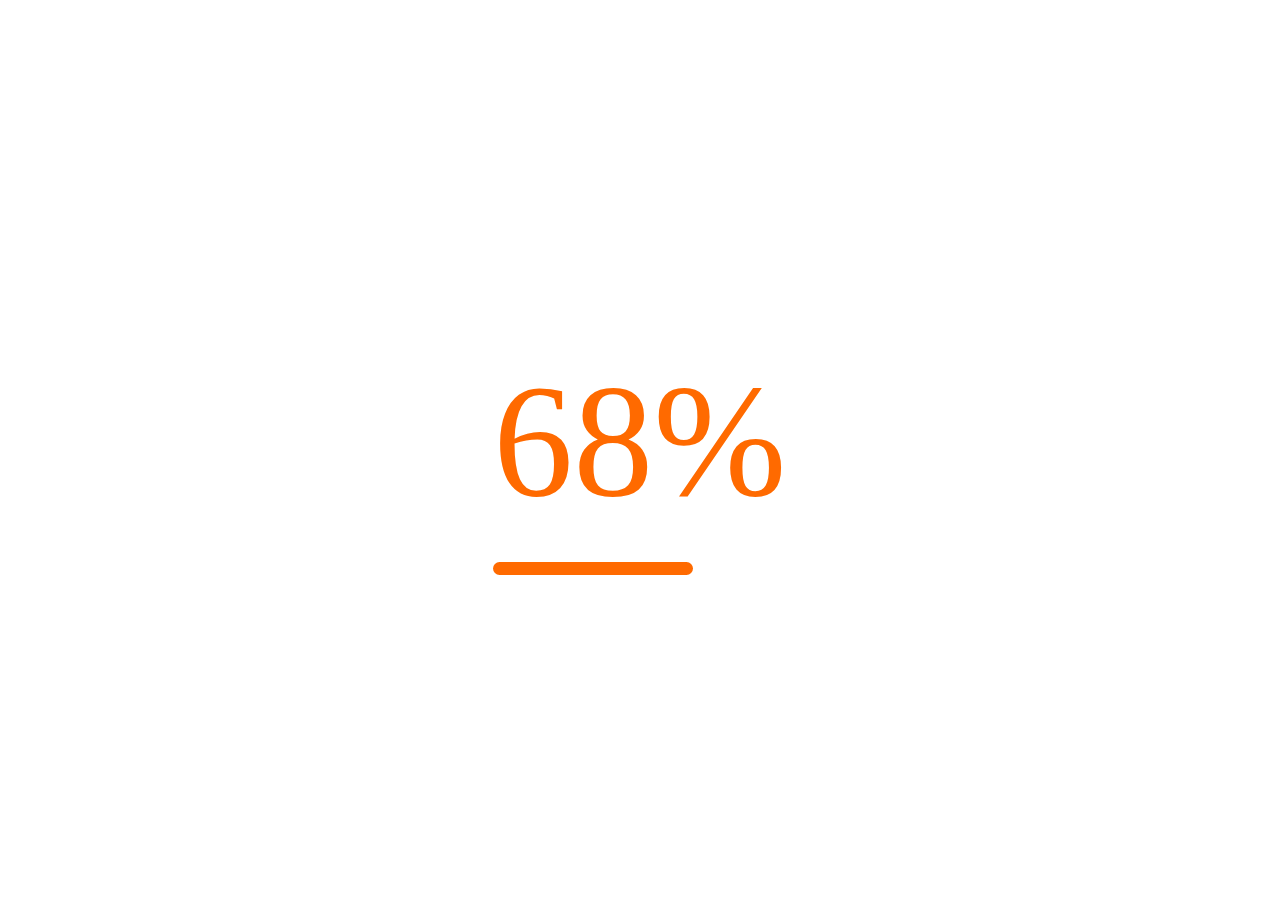
<file: entry.html>
<!DOCTYPE html>
<html lang="ru">

<head>
	<title>HomePage</title>
	<meta charset="UTF-8">
	<meta name="format-detection" content="telephone=no">
	<!-- <style>body{opacity: 0;}</style> -->
	<link rel="stylesheet" href="css/style.min.css?_v=20240315155839">
	<link rel="shortcut icon" href="favicon.ico">
	<link rel="stylesheet" href="https://cdn.jsdelivr.net/npm/swiper@11/swiper-bundle.min.css?_v=20240315155839" />

	<!-- <meta name="robots" content="noindex, nofollow"> -->
	<meta name="viewport" content="width=device-width, initial-scale=1, user-scalable=no">
</head>

<body>
	<div class="wrapper">

		<header class="header">
			<div class="header__container">
			</div>
		</header>
		<main class="page">

			<section class="authorization">
				<div class="authorization__container">
					<div class="authorization__inner">
						<div class="authorization__logo-box">
							<img src="img/aiva-mobi.png" alt="">
						</div>
						<!-- Форма входа -->
						<div class="authorization__form-box" data-form-id="form1">
							<div class="authorization__form-title-box">
								<h3 class="authorization__form-title">
									Вход
								</h3>
							</div>
							<form class="authorization__form" action="#">
								<div class="form__line authorization__form-input-box">
									<input class="authorization__input authorization__login" autocomplete="off" type="text" name="form[]" placeholder="Логин">
								</div>
								<div class="form__line-password form__line authorization__form-input-box">
									<input class="authorization__input authorization__pass" autocomplete="off" type="password" name="form[]" value="" placeholder="Пароль">
									<button class="form__viewpass _icon-eye-slash" type="button">
									</button>
								</div>
								<button class="authorization__button common-button authorization__button-log">Войти</button>
							</form>
						</div>
						<!-- Форма входа -->

						<!-- Придумайте пинкод -->
						<div class="authorization__form-box" data-form-id="form2">
							<div class="authorization__form-title-box">
								<h3 class="authorization__form-title">
									Придумайте пин-код
								</h3>
							</div>
							<form class="authorization__form" id="form1" action="#">
								<div class="authorization__pincode-box">
									<input class="authorization__pincode-input" type="text" maxlength=1 />
									<input class="authorization__pincode-input" type="text" maxlength=1 />
									<input class="authorization__pincode-input" type="text" maxlength=1 />
									<input class="authorization__pincode-input" type="text" maxlength=1 />
								</div>
								<button pin-code type="submit" class="authorization__button common-button" disabled>Продолжить</button>
							</form>
							<div class="pin-info">
								<i class="_icon-info-circle"></i>
								Данный пин-код будет использоваться для входа
							</div>
						</div>
						<!-- Придумайте пинкод -->

						<!-- Подтвердите пин-код -->
						<div class="authorization__form-box" data-form-id="form3">
							<div class="authorization__form-title-box">
								<h3 class="authorization__form-title">
									Подтвердите пин-код
								</h3>
							</div>
							<form class="authorization__form" id="form2" action="#">
								<div class="authorization__pincode-box">
									<input class="authorization__pincode-input" type="text" maxlength=1 />
									<input class="authorization__pincode-input" type="text" maxlength=1 />
									<input class="authorization__pincode-input" type="text" maxlength=1 />
									<input class="authorization__pincode-input" type="text" maxlength=1 />
								</div>
								<button pin-code class="authorization__button common-button" disabled>Продолжить</button>
							</form>
							<div class="pin-info">
								<i class="_icon-info-circle"></i>
								Данный пин-код будет использоваться для входа
							</div>
						</div>
						<!-- Подтвердите пин-код -->

						<!-- Успех -->
						<div class="authorization__success authorization__form-box" data-form-id="form3">
							<div class="authorization__form-title-box">
								<h3 class="authorization__form-title">
									Успешно!
								</h3>
								<p class="authorization__sub-text">Ваш пин-код для входа в приложения был успешно создан</p>
							</div>
							<a href="" class="authorization__success-button common-button">Перейти в кабинет</a>
						</div>
						<!-- Успех -->
					</div>
				</div>
			</section>

		</main>
		<footer class="footer">
			<div class="footer__container">
			</div>
		</footer>
		<script src="https://cdn.jsdelivr.net/npm/swiper@11/swiper-bundle.min.js?_v=20240315155839"></script>
	</div>
	<!-- Стили для body -->
	<style>
		.lock body {
			overflow: hidden;
			touch-action: none;
			overscroll-behavior: none;
		}

		.loading body {
			opacity: 0;
			visibility: hidden;
		}

		.loaded body {
			transition: opacity 0.5s ease 0s;
			opacity: 1;
			visibility: visible;
		}
	</style>
	<div id="fls-preloader">
		<!-- Документация: https://template.fls.guru/template-docs/modul-preloader.html -->
		<!-- Стили для прелоадера -->
		<style>
			* {
				padding: 0px;
				margin: 0px;
				border: 0px;
			}

			*,
			*:before,
			*:after {
				box-sizing: border-box;
			}

			html {
				overflow: hidden;
				touch-action: none;
				overscroll-behavior: none;
			}

			/* Головний блок */
			.fls-preloader {
				pointer-events: none;
				z-index: -1;
				position: fixed;
				width: 100%;
				height: 100%;
				top: 0;
				left: 0;
				display: flex;
				justify-content: center;
				align-items: center;
			}

			/* Блок с елементами */
			.fls-preloader__body {
				padding: 0.93rem;
				max-width: 31.25rem;
				display: flex;
				flex-direction: column;
			}

			/* Блок со счетчиком */
			.fls-preloader__counter {
				font-size: 10rem;
				font-weight: 500;
				line-height: 1.5;
				color: #ff6a00;
			}

			@media (max-width: 768px) {
				.fls-preloader__counter {
					font-size: 3rem;
				}
			}

			/* Прогресбар */
			.fls-preloader__line {}

			/* Линия прогрессбора */
			.fls-preloader__line span {
				display: inline-block;
				transition: width 0.2s ease;
				height: 0.8rem;
				border-radius: 20px;
				background-color: #ff6a00;
			}
		</style>
		<!-- Скрипт прелоадера -->
		<script>
			function preloader() {
				const preloaderImages = document.querySelector('[data-preloader]') ? document.querySelectorAll('[data-preloader] img') : document.querySelectorAll('img');
				const preloaderContainer = document.querySelector('#fls-preloader');
				if (preloaderImages.length) {
					const preloaderTemplate = `
					<div class="fls-preloader">
						<div class="fls-preloader__body">
							<div class="fls-preloader__counter">0%</div>
							<div class="fls-preloader__line"><span></span></div>
						</div>
					</div>`;
					document.querySelector('html').insertAdjacentHTML("beforeend", preloaderTemplate);

					const
						preloader = document.querySelector('.fls-preloader'),
						showPecentLoad = document.querySelector('.fls-preloader__counter'),
						showLineLoad = document.querySelector('.fls-preloader__line span'),
						htmlDocument = document.documentElement;

					let imagesLoadedCount = counter = progress = 0;

					htmlDocument.classList.add('loading');
					htmlDocument.classList.add('lock');

					preloaderImages.forEach(preloaderImage => {
						const imgClone = document.createElement('img');
						if (imgClone) {
							imgClone.onload = imageLoaded;
							imgClone.onerror = imageLoaded;
							preloaderImage.dataset.src ? imgClone.src = preloaderImage.dataset.src : imgClone.src = preloaderImage.src;
						}
					});

					function setValueProgress(progress) {
						showPecentLoad ? showPecentLoad.innerText = `${progress}%` : null;
						showLineLoad ? showLineLoad.style.width = `${progress}%` : null;
					}
					showPecentLoad ? setValueProgress(progress) : null;

					function imageLoaded() {
						imagesLoadedCount++;
						progress = Math.round((100 / preloaderImages.length) * imagesLoadedCount);
						const intervalId = setInterval(() => {
							counter >= progress ? clearInterval(intervalId) : setValueProgress(++counter);
							counter >= 100 ? addLoadedClass() : null;
						}, 10);
					}

					function addLoadedClass() {
						htmlDocument.classList.add('loaded');
						htmlDocument.classList.remove('lock');
						htmlDocument.classList.remove('loading');
						setInterval(() => {
							preloader.remove();
							preloaderContainer.remove();
						}, 500);
					}
				} else {
					preloaderContainer.remove();
				}
			}
			preloader();
		</script>
	</div>

	<script src="js/app.min.js?_v=20240315155839"></script>

</body>

</html>
</file>
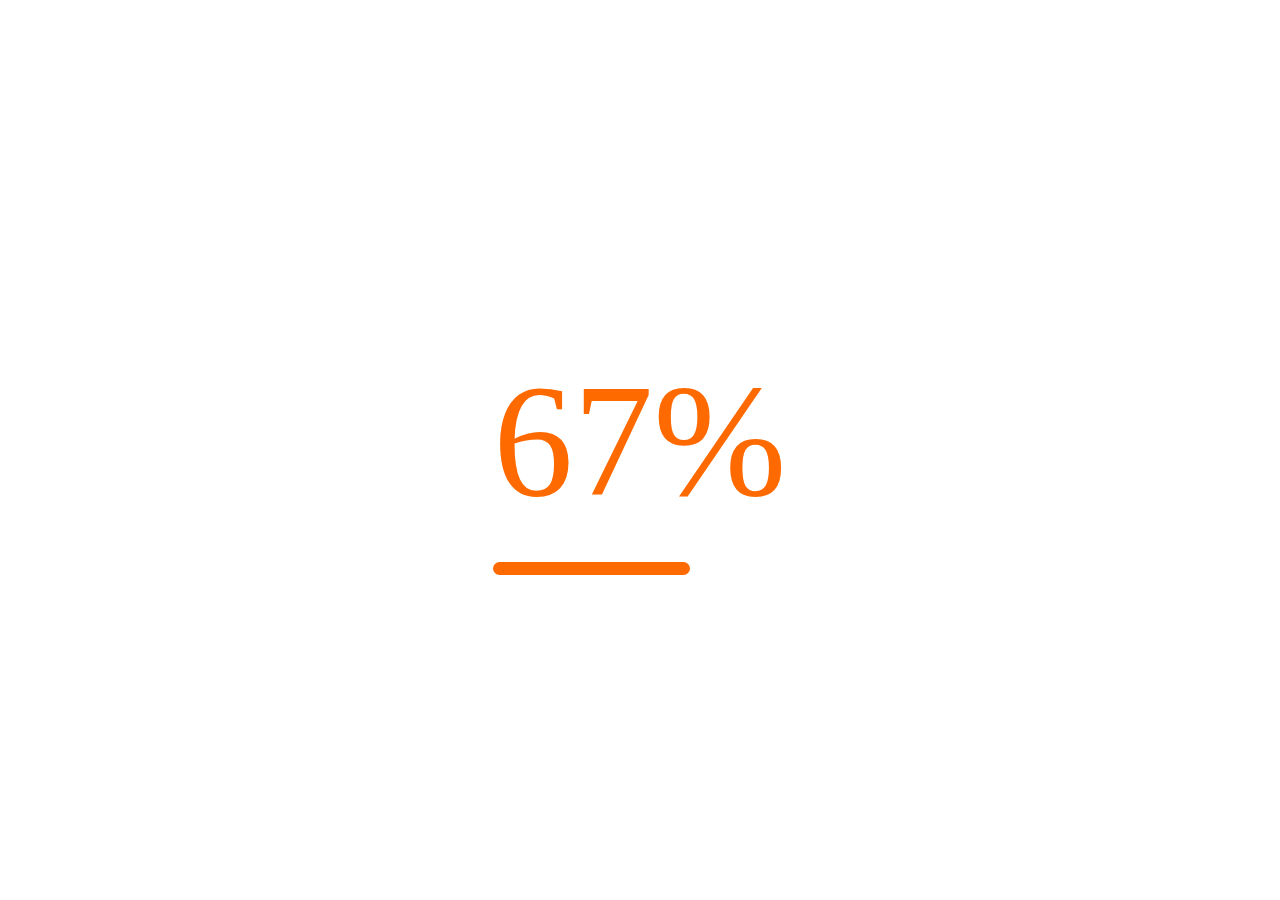
<file: sewing-auto-smash.html>
<!DOCTYPE html>
<html lang="ru">

<head>
	<title>HomePage</title>
	<meta charset="UTF-8">
	<meta name="format-detection" content="telephone=no">
	<!-- <style>body{opacity: 0;}</style> -->
	<link rel="stylesheet" href="css/style.min.css?_v=20240315155839">
	<link rel="shortcut icon" href="favicon.ico">
	<link rel="stylesheet" href="https://cdn.jsdelivr.net/npm/swiper@11/swiper-bundle.min.css?_v=20240315155839" />

	<!-- <meta name="robots" content="noindex, nofollow"> -->
	<meta name="viewport" content="width=device-width, initial-scale=1, user-scalable=no">
</head>

<body>
	<div class="wrapper">

		<header class="header">
			<div class="header__container">
			</div>
		</header>
		<main class="page">

			<section class="closure" data-fullscreen>
				<div class="closure__container">
					<div class="closure-top">
						<a href="#" class="closure-back">
							<i class="_icon-arrow-left"></i>
						</a>
						<a href="#" class="closure-top-logo">
							<img src="img/aiva-mobi.png" alt="">
						</a>
					</div>
					<div class="closure-body">
						<div class="select-box">
							<select name="form[]" class="form" data-scroll>
								<option value="1" selected>Пункт №1</option>
								<option value="2">Пункт №2</option>
								<option value="3">Пункт №3</option>
								<option value="4">Пункт №4</option>
								<option value="4">Пункт №4</option>
								<option value="4">Пункт №4</option>
								<option value="4">Пункт №4</option>
								<option value="4">Пункт №4</option>
								<option value="4">Пункт №4</option>
							</select>
							<div class="select-overlay"></div>
						</div>
						<div class="closure-table-box">
							<table class="closur__slide-table">
								<thead class="closur__slide-thead">
									<tr class="closur__slide-tr">
										<th class="closur__slide-th">Артикул/цвет</th>
										<th class="closur__slide-th">Размер</th>
										<th class="closur__slide-th">Кол-во</th>
										<th class="closur__slide-th"></th>
									</tr>
								</thead>
								<tbody class="closur__slide-tbody">
									<tr class="closur__slide-tr active">
										<td class="closur__slide-td">32072/черный</td>
										<td class="closur__slide-td">М/152</td>
										<td class="closur__slide-td">30</td>
										<td class="closur__slide-td">
											<svg width="10" height="10" viewBox="0 0 10 10" fill="none" xmlns="http://www.w3.org/2000/svg">
												<circle cx="5" cy="5" r="5" fill="#00D700" />
											</svg>
										</td>
									</tr>
								</tbody>
							</table>
						</div>
						<div class="closure-form-box">
							<form action="#" class="closure-form">
								<h3 class="closure-form-title">
									Авто разбив
								</h3>
								<div class="closure-griup-input">
									<div class="global-text-field">
										<label class="global-text-field__label" for="quantitypacks">Количество пачек, шт</label>
										<input class="global-text-field__input" type="number" name="quantitypacks" required="">
									</div>
									<div class="global-text-field">
										<label class="global-text-field__label" for="quantitylength">Количество в одной пачке,
											шт</label>
										<input class="global-text-field__input" type="number" name="quantitylength" required="">
									</div>
								</div>
							</form>
						</div>

						<div class="line"></div>
						<div class="closure-btn-box">
							<button class="closure-btn general-button">
								Подтвертить
							</button>
						</div>
					</div>
				</div>
			</section>

		</main>
		<footer class="footer">
			<div class="footer__container">
			</div>
		</footer>
		<script src="https://cdn.jsdelivr.net/npm/swiper@11/swiper-bundle.min.js?_v=20240315155839"></script>
	</div>
	<!-- Стили для body -->
	<style>
		.lock body {
			overflow: hidden;
			touch-action: none;
			overscroll-behavior: none;
		}

		.loading body {
			opacity: 0;
			visibility: hidden;
		}

		.loaded body {
			transition: opacity 0.5s ease 0s;
			opacity: 1;
			visibility: visible;
		}
	</style>
	<div id="fls-preloader">
		<!-- Документация: https://template.fls.guru/template-docs/modul-preloader.html -->
		<!-- Стили для прелоадера -->
		<style>
			* {
				padding: 0px;
				margin: 0px;
				border: 0px;
			}

			*,
			*:before,
			*:after {
				box-sizing: border-box;
			}

			html {
				overflow: hidden;
				touch-action: none;
				overscroll-behavior: none;
			}

			/* Головний блок */
			.fls-preloader {
				pointer-events: none;
				z-index: -1;
				position: fixed;
				width: 100%;
				height: 100%;
				top: 0;
				left: 0;
				display: flex;
				justify-content: center;
				align-items: center;
			}

			/* Блок с елементами */
			.fls-preloader__body {
				padding: 0.93rem;
				max-width: 31.25rem;
				display: flex;
				flex-direction: column;
			}

			/* Блок со счетчиком */
			.fls-preloader__counter {
				font-size: 10rem;
				font-weight: 500;
				line-height: 1.5;
				color: #ff6a00;
			}

			@media (max-width: 768px) {
				.fls-preloader__counter {
					font-size: 3rem;
				}
			}

			/* Прогресбар */
			.fls-preloader__line {}

			/* Линия прогрессбора */
			.fls-preloader__line span {
				display: inline-block;
				transition: width 0.2s ease;
				height: 0.8rem;
				border-radius: 20px;
				background-color: #ff6a00;
			}
		</style>
		<!-- Скрипт прелоадера -->
		<script>
			function preloader() {
				const preloaderImages = document.querySelector('[data-preloader]') ? document.querySelectorAll('[data-preloader] img') : document.querySelectorAll('img');
				const preloaderContainer = document.querySelector('#fls-preloader');
				if (preloaderImages.length) {
					const preloaderTemplate = `
					<div class="fls-preloader">
						<div class="fls-preloader__body">
							<div class="fls-preloader__counter">0%</div>
							<div class="fls-preloader__line"><span></span></div>
						</div>
					</div>`;
					document.querySelector('html').insertAdjacentHTML("beforeend", preloaderTemplate);

					const
						preloader = document.querySelector('.fls-preloader'),
						showPecentLoad = document.querySelector('.fls-preloader__counter'),
						showLineLoad = document.querySelector('.fls-preloader__line span'),
						htmlDocument = document.documentElement;

					let imagesLoadedCount = counter = progress = 0;

					htmlDocument.classList.add('loading');
					htmlDocument.classList.add('lock');

					preloaderImages.forEach(preloaderImage => {
						const imgClone = document.createElement('img');
						if (imgClone) {
							imgClone.onload = imageLoaded;
							imgClone.onerror = imageLoaded;
							preloaderImage.dataset.src ? imgClone.src = preloaderImage.dataset.src : imgClone.src = preloaderImage.src;
						}
					});

					function setValueProgress(progress) {
						showPecentLoad ? showPecentLoad.innerText = `${progress}%` : null;
						showLineLoad ? showLineLoad.style.width = `${progress}%` : null;
					}
					showPecentLoad ? setValueProgress(progress) : null;

					function imageLoaded() {
						imagesLoadedCount++;
						progress = Math.round((100 / preloaderImages.length) * imagesLoadedCount);
						const intervalId = setInterval(() => {
							counter >= progress ? clearInterval(intervalId) : setValueProgress(++counter);
							counter >= 100 ? addLoadedClass() : null;
						}, 10);
					}

					function addLoadedClass() {
						htmlDocument.classList.add('loaded');
						htmlDocument.classList.remove('lock');
						htmlDocument.classList.remove('loading');
						setInterval(() => {
							preloader.remove();
							preloaderContainer.remove();
						}, 500);
					}
				} else {
					preloaderContainer.remove();
				}
			}
			preloader();
		</script>
	</div>

	<script src="js/app.min.js?_v=20240315155839"></script>

</body>

</html>
</file>
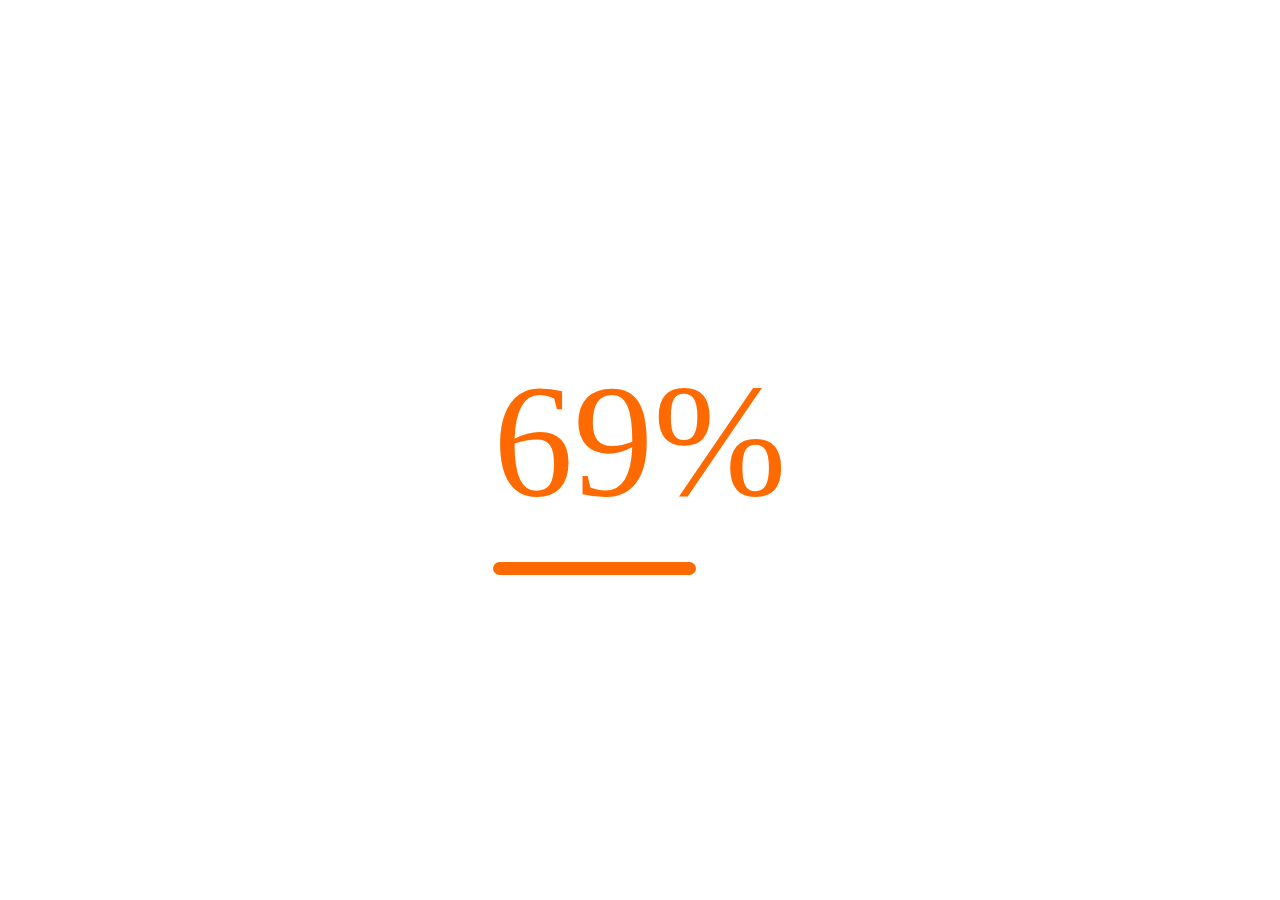
<file: sewing-split-manually.html>
<!DOCTYPE html>
<html lang="ru">

<head>
	<title>HomePage</title>
	<meta charset="UTF-8">
	<meta name="format-detection" content="telephone=no">
	<!-- <style>body{opacity: 0;}</style> -->
	<link rel="stylesheet" href="css/style.min.css?_v=20240315155839">
	<link rel="shortcut icon" href="favicon.ico">
	<link rel="stylesheet" href="https://cdn.jsdelivr.net/npm/swiper@11/swiper-bundle.min.css?_v=20240315155839" />

	<!-- <meta name="robots" content="noindex, nofollow"> -->
	<meta name="viewport" content="width=device-width, initial-scale=1, user-scalable=no">
</head>

<body>
	<div class="wrapper">

		<header class="header">
			<div class="header__container">
			</div>
		</header>
		<main class="page">

			<section class="closure" data-fullscreen>
				<div class="closure__container">
					<div class="closure-top">
						<a href="#" class="closure-back">
							<i class="_icon-arrow-left"></i>
						</a>
						<a href="#" class="closure-top-logo">
							<img src="img/aiva-mobi.png" alt="">
						</a>
					</div>
					<div class="closure-body">
						<div class="select-box">
							<select name="form[]" class="form" data-scroll>
								<option value="1" selected>Пункт №1</option>
								<option value="2">Пункт №2</option>
								<option value="3">Пункт №3</option>
								<option value="4">Пункт №4</option>
								<option value="4">Пункт №4</option>
								<option value="4">Пункт №4</option>
								<option value="4">Пункт №4</option>
								<option value="4">Пункт №4</option>
								<option value="4">Пункт №4</option>
							</select>
							<div class="select-overlay"></div>
						</div>
						<div class="closure-table-box">
							<table class="closur__slide-table">
								<thead class="closur__slide-thead">
									<tr class="closur__slide-tr">
										<th class="closur__slide-th">Артикул/цвет</th>
										<th class="closur__slide-th">Размер</th>
										<th class="closur__slide-th">Кол-во</th>
										<th class="closur__slide-th"></th>
									</tr>
								</thead>
								<tbody class="closur__slide-tbody">
									<tr class="closur__slide-tr active">
										<td class="closur__slide-td">32072/черный</td>
										<td class="closur__slide-td">М/152</td>
										<td class="closur__slide-td">30</td>
										<td class="closur__slide-td">
											<svg width="10" height="10" viewBox="0 0 10 10" fill="none" xmlns="http://www.w3.org/2000/svg">
												<circle cx="5" cy="5" r="5" fill="#00D700" />
											</svg>
										</td>
									</tr>
								</tbody>
							</table>
						</div>
						<div class="closure-form-box">
							<form action="#" class="closure-form">
								<h3 class="closure-form-title">
									Разделить вручную
								</h3>
								<div class="closure-griup-input">
									<div class="global-text-field">
										<label class="global-text-field__label" for="quantitypacks">Количество пачек, шт</label>
										<input class="global-text-field__input quantitypacks-field" type="number" name="quantitypacks" required="">
									</div>
									<div class="split-pack-mini-input-box" style="display: flex;">
										<div class="global-mini-text-field visible">
											<label class="global-mini-text-field__label">1</label>
											<input class="global-mini-text-field__input" type="text" name="quantitypacks" maxlength="2">
										</div>
									</div>
								</div>
							</form>
						</div>

						<div class="line"></div>
						<div class="closure-btn-box">
							<button class="closure-btn general-button">
								Подтвертить
							</button>
						</div>
					</div>
				</div>
			</section>

		</main>
		<footer class="footer">
			<div class="footer__container">
			</div>
		</footer>
		<script src="https://cdn.jsdelivr.net/npm/swiper@11/swiper-bundle.min.js?_v=20240315155839"></script>
	</div>
	<!-- Стили для body -->
	<style>
		.lock body {
			overflow: hidden;
			touch-action: none;
			overscroll-behavior: none;
		}

		.loading body {
			opacity: 0;
			visibility: hidden;
		}

		.loaded body {
			transition: opacity 0.5s ease 0s;
			opacity: 1;
			visibility: visible;
		}
	</style>
	<div id="fls-preloader">
		<!-- Документация: https://template.fls.guru/template-docs/modul-preloader.html -->
		<!-- Стили для прелоадера -->
		<style>
			* {
				padding: 0px;
				margin: 0px;
				border: 0px;
			}

			*,
			*:before,
			*:after {
				box-sizing: border-box;
			}

			html {
				overflow: hidden;
				touch-action: none;
				overscroll-behavior: none;
			}

			/* Головний блок */
			.fls-preloader {
				pointer-events: none;
				z-index: -1;
				position: fixed;
				width: 100%;
				height: 100%;
				top: 0;
				left: 0;
				display: flex;
				justify-content: center;
				align-items: center;
			}

			/* Блок с елементами */
			.fls-preloader__body {
				padding: 0.93rem;
				max-width: 31.25rem;
				display: flex;
				flex-direction: column;
			}

			/* Блок со счетчиком */
			.fls-preloader__counter {
				font-size: 10rem;
				font-weight: 500;
				line-height: 1.5;
				color: #ff6a00;
			}

			@media (max-width: 768px) {
				.fls-preloader__counter {
					font-size: 3rem;
				}
			}

			/* Прогресбар */
			.fls-preloader__line {}

			/* Линия прогрессбора */
			.fls-preloader__line span {
				display: inline-block;
				transition: width 0.2s ease;
				height: 0.8rem;
				border-radius: 20px;
				background-color: #ff6a00;
			}
		</style>
		<!-- Скрипт прелоадера -->
		<script>
			function preloader() {
				const preloaderImages = document.querySelector('[data-preloader]') ? document.querySelectorAll('[data-preloader] img') : document.querySelectorAll('img');
				const preloaderContainer = document.querySelector('#fls-preloader');
				if (preloaderImages.length) {
					const preloaderTemplate = `
					<div class="fls-preloader">
						<div class="fls-preloader__body">
							<div class="fls-preloader__counter">0%</div>
							<div class="fls-preloader__line"><span></span></div>
						</div>
					</div>`;
					document.querySelector('html').insertAdjacentHTML("beforeend", preloaderTemplate);

					const
						preloader = document.querySelector('.fls-preloader'),
						showPecentLoad = document.querySelector('.fls-preloader__counter'),
						showLineLoad = document.querySelector('.fls-preloader__line span'),
						htmlDocument = document.documentElement;

					let imagesLoadedCount = counter = progress = 0;

					htmlDocument.classList.add('loading');
					htmlDocument.classList.add('lock');

					preloaderImages.forEach(preloaderImage => {
						const imgClone = document.createElement('img');
						if (imgClone) {
							imgClone.onload = imageLoaded;
							imgClone.onerror = imageLoaded;
							preloaderImage.dataset.src ? imgClone.src = preloaderImage.dataset.src : imgClone.src = preloaderImage.src;
						}
					});

					function setValueProgress(progress) {
						showPecentLoad ? showPecentLoad.innerText = `${progress}%` : null;
						showLineLoad ? showLineLoad.style.width = `${progress}%` : null;
					}
					showPecentLoad ? setValueProgress(progress) : null;

					function imageLoaded() {
						imagesLoadedCount++;
						progress = Math.round((100 / preloaderImages.length) * imagesLoadedCount);
						const intervalId = setInterval(() => {
							counter >= progress ? clearInterval(intervalId) : setValueProgress(++counter);
							counter >= 100 ? addLoadedClass() : null;
						}, 10);
					}

					function addLoadedClass() {
						htmlDocument.classList.add('loaded');
						htmlDocument.classList.remove('lock');
						htmlDocument.classList.remove('loading');
						setInterval(() => {
							preloader.remove();
							preloaderContainer.remove();
						}, 500);
					}
				} else {
					preloaderContainer.remove();
				}
			}
			preloader();
		</script>
	</div>

	<script src="js/app.min.js?_v=20240315155839"></script>

</body>

</html>
</file>
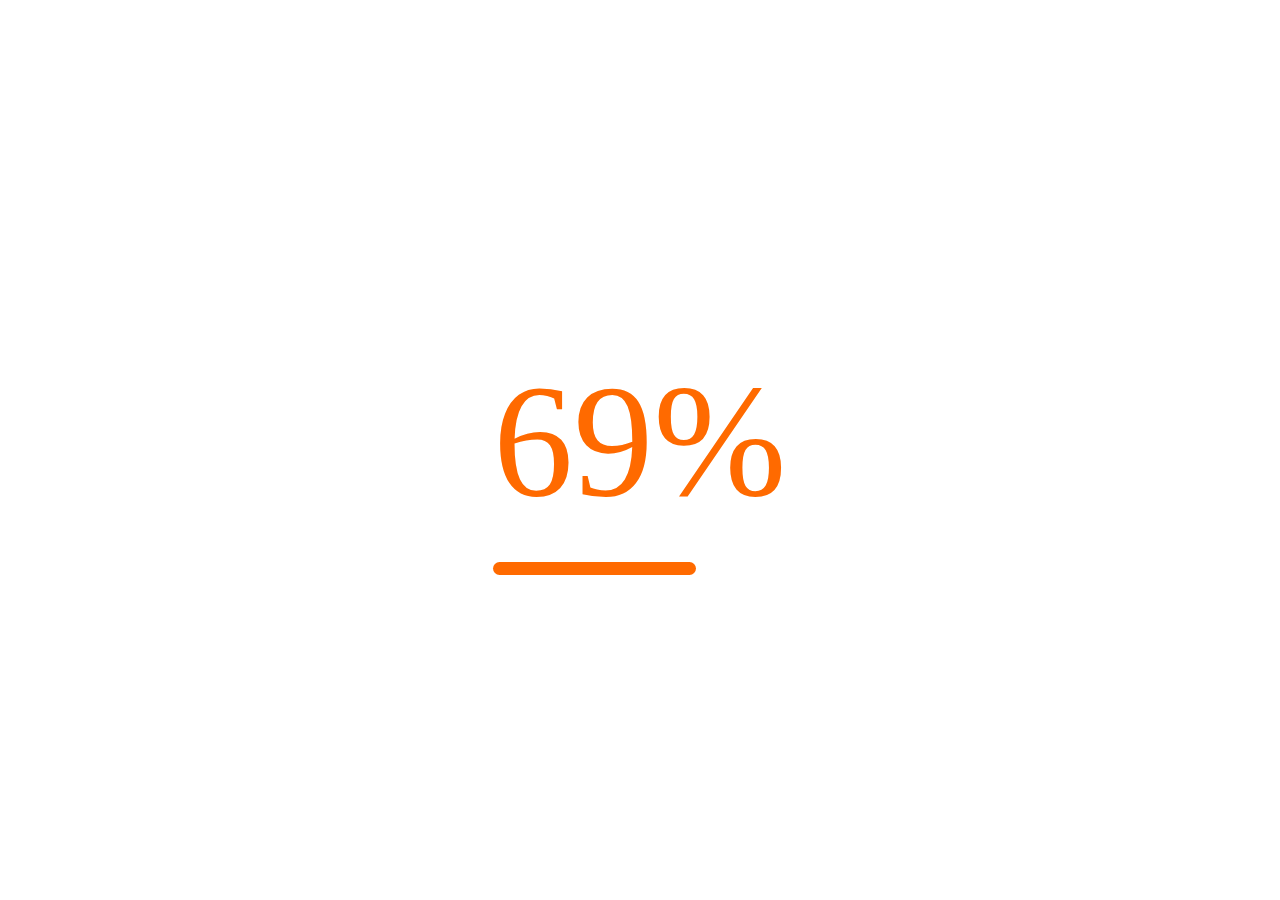
<file: sewing-two.html>
<!DOCTYPE html>
<html lang="ru">

<head>
	<title>HomePage</title>
	<meta charset="UTF-8">
	<meta name="format-detection" content="telephone=no">
	<!-- <style>body{opacity: 0;}</style> -->
	<link rel="stylesheet" href="css/style.min.css?_v=20240315155839">
	<link rel="shortcut icon" href="favicon.ico">
	<link rel="stylesheet" href="https://cdn.jsdelivr.net/npm/swiper@11/swiper-bundle.min.css?_v=20240315155839" />

	<!-- <meta name="robots" content="noindex, nofollow"> -->
	<meta name="viewport" content="width=device-width, initial-scale=1, user-scalable=no">
</head>

<body>
	<div class="wrapper">

		<header class="header">
			<div class="header__container">
			</div>
		</header>
		<main class="page">

			<section class="closure" data-fullscreen>
				<div class="closure__container">
					<div class="closure-top">
						<a href="#" class="closure-back">
							<i class="_icon-arrow-left"></i>
						</a>
						<a href="#" class="closure-top-logo">
							<img src="img/aiva-mobi.png" alt="">
						</a>
					</div>
					<div class="closure-body">
						<div class="select-box">
							<select name="form[]" class="form" data-scroll>
								<option value="1" selected>Пункт №1</option>
								<option value="2">Пункт №2</option>
								<option value="3">Пункт №3</option>
								<option value="4">Пункт №4</option>
								<option value="4">Пункт №4</option>
								<option value="4">Пункт №4</option>
								<option value="4">Пункт №4</option>
								<option value="4">Пункт №4</option>
								<option value="4">Пункт №4</option>
							</select>
							<div class="select-overlay"></div>
						</div>
						<div class="closure-table-box closure-table-flex">
							<table class="closur__slide-table">
								<thead class="closur__slide-thead">
									<tr class="closur__slide-tr">
										<th class="closur__slide-th">Артикул/цвет</th>
										<th class="closur__slide-th">Размер</th>
										<th class="closur__slide-th">Кол-во</th>
										<th class="closur__slide-th"></th>
									</tr>
								</thead>
								<tbody class="closur__slide-tbody">
									<tr class="closur__slide-tr active">
										<td class="closur__slide-td">32072/черный</td>
										<td class="closur__slide-td">М/152</td>
										<td class="closur__slide-td">30</td>
										<td class="closur__slide-td">
											<svg width="10" height="10" viewBox="0 0 10 10" fill="none" xmlns="http://www.w3.org/2000/svg">
												<circle cx="5" cy="5" r="5" fill="#00D700" />
											</svg>
										</td>
									</tr>
								</tbody>
							</table>
						</div>


						<div class="line"></div>
						<div class="closure-btn-box">
							<a href="#" class="closure-btn general-button">
								Авто разбив
							</a>
							<a href="#" class="closure-btn basic-button">
								Разделить вручную
							</a>
						</div>
					</div>
				</div>
			</section>

		</main>
		<footer class="footer">
			<div class="footer__container">
			</div>
		</footer>
		<script src="https://cdn.jsdelivr.net/npm/swiper@11/swiper-bundle.min.js?_v=20240315155839"></script>
	</div>
	<!-- Стили для body -->
	<style>
		.lock body {
			overflow: hidden;
			touch-action: none;
			overscroll-behavior: none;
		}

		.loading body {
			opacity: 0;
			visibility: hidden;
		}

		.loaded body {
			transition: opacity 0.5s ease 0s;
			opacity: 1;
			visibility: visible;
		}
	</style>
	<div id="fls-preloader">
		<!-- Документация: https://template.fls.guru/template-docs/modul-preloader.html -->
		<!-- Стили для прелоадера -->
		<style>
			* {
				padding: 0px;
				margin: 0px;
				border: 0px;
			}

			*,
			*:before,
			*:after {
				box-sizing: border-box;
			}

			html {
				overflow: hidden;
				touch-action: none;
				overscroll-behavior: none;
			}

			/* Головний блок */
			.fls-preloader {
				pointer-events: none;
				z-index: -1;
				position: fixed;
				width: 100%;
				height: 100%;
				top: 0;
				left: 0;
				display: flex;
				justify-content: center;
				align-items: center;
			}

			/* Блок с елементами */
			.fls-preloader__body {
				padding: 0.93rem;
				max-width: 31.25rem;
				display: flex;
				flex-direction: column;
			}

			/* Блок со счетчиком */
			.fls-preloader__counter {
				font-size: 10rem;
				font-weight: 500;
				line-height: 1.5;
				color: #ff6a00;
			}

			@media (max-width: 768px) {
				.fls-preloader__counter {
					font-size: 3rem;
				}
			}

			/* Прогресбар */
			.fls-preloader__line {}

			/* Линия прогрессбора */
			.fls-preloader__line span {
				display: inline-block;
				transition: width 0.2s ease;
				height: 0.8rem;
				border-radius: 20px;
				background-color: #ff6a00;
			}
		</style>
		<!-- Скрипт прелоадера -->
		<script>
			function preloader() {
				const preloaderImages = document.querySelector('[data-preloader]') ? document.querySelectorAll('[data-preloader] img') : document.querySelectorAll('img');
				const preloaderContainer = document.querySelector('#fls-preloader');
				if (preloaderImages.length) {
					const preloaderTemplate = `
					<div class="fls-preloader">
						<div class="fls-preloader__body">
							<div class="fls-preloader__counter">0%</div>
							<div class="fls-preloader__line"><span></span></div>
						</div>
					</div>`;
					document.querySelector('html').insertAdjacentHTML("beforeend", preloaderTemplate);

					const
						preloader = document.querySelector('.fls-preloader'),
						showPecentLoad = document.querySelector('.fls-preloader__counter'),
						showLineLoad = document.querySelector('.fls-preloader__line span'),
						htmlDocument = document.documentElement;

					let imagesLoadedCount = counter = progress = 0;

					htmlDocument.classList.add('loading');
					htmlDocument.classList.add('lock');

					preloaderImages.forEach(preloaderImage => {
						const imgClone = document.createElement('img');
						if (imgClone) {
							imgClone.onload = imageLoaded;
							imgClone.onerror = imageLoaded;
							preloaderImage.dataset.src ? imgClone.src = preloaderImage.dataset.src : imgClone.src = preloaderImage.src;
						}
					});

					function setValueProgress(progress) {
						showPecentLoad ? showPecentLoad.innerText = `${progress}%` : null;
						showLineLoad ? showLineLoad.style.width = `${progress}%` : null;
					}
					showPecentLoad ? setValueProgress(progress) : null;

					function imageLoaded() {
						imagesLoadedCount++;
						progress = Math.round((100 / preloaderImages.length) * imagesLoadedCount);
						const intervalId = setInterval(() => {
							counter >= progress ? clearInterval(intervalId) : setValueProgress(++counter);
							counter >= 100 ? addLoadedClass() : null;
						}, 10);
					}

					function addLoadedClass() {
						htmlDocument.classList.add('loaded');
						htmlDocument.classList.remove('lock');
						htmlDocument.classList.remove('loading');
						setInterval(() => {
							preloader.remove();
							preloaderContainer.remove();
						}, 500);
					}
				} else {
					preloaderContainer.remove();
				}
			}
			preloader();
		</script>
	</div>

	<script src="js/app.min.js?_v=20240315155839"></script>

</body>

</html>
</file>
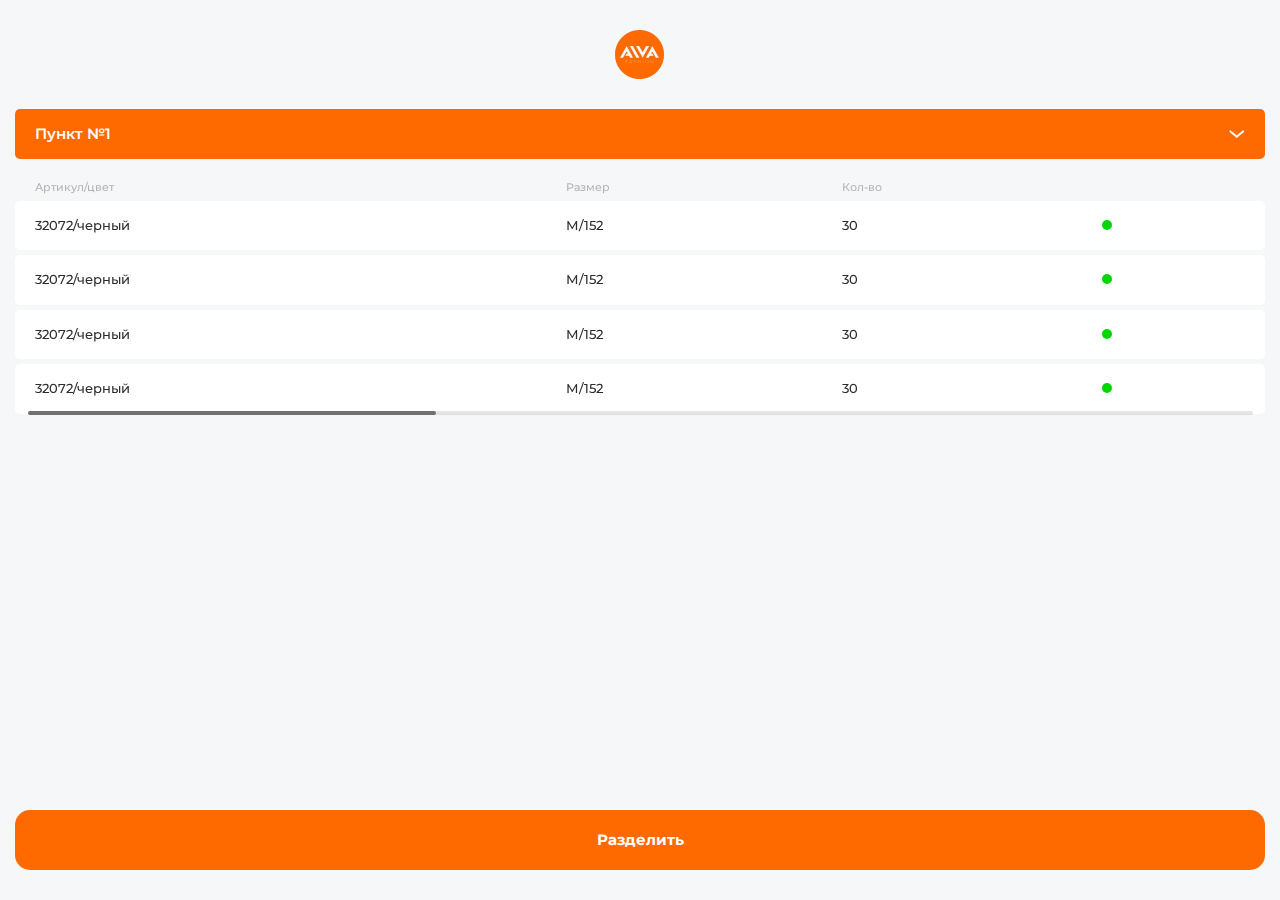
<file: sewing.html>
<!DOCTYPE html>
<html lang="ru">

<head>
	<title>HomePage</title>
	<meta charset="UTF-8">
	<meta name="format-detection" content="telephone=no">
	<!-- <style>body{opacity: 0;}</style> -->
	<link rel="stylesheet" href="css/style.min.css?_v=20240315155839">
	<link rel="shortcut icon" href="favicon.ico">
	<link rel="stylesheet" href="https://cdn.jsdelivr.net/npm/swiper@11/swiper-bundle.min.css?_v=20240315155839" />

	<!-- <meta name="robots" content="noindex, nofollow"> -->
	<meta name="viewport" content="width=device-width, initial-scale=1, user-scalable=no">
</head>

<body>
	<div class="wrapper">

		<header class="header">
			<div class="header__container">
			</div>
		</header>
		<main class="page">

			<section class="closure" data-fullscreen>
				<div class="closure__container">
					<div class="closure-top">
						<a href="#" class="closure-top-logo">
							<img src="img/aiva-mobi.png" alt="">
						</a>
					</div>
					<div class="closure-body">
						<div class="select-box">
							<select name="form[]" class="form" data-scroll>
								<option value="1" selected>Пункт №1</option>
								<option value="2">Пункт №2</option>
								<option value="3">Пункт №3</option>
								<option value="4">Пункт №4</option>
								<option value="4">Пункт №4</option>
								<option value="4">Пункт №4</option>
								<option value="4">Пункт №4</option>
								<option value="4">Пункт №4</option>
								<option value="4">Пункт №4</option>
							</select>
							<div class="select-overlay"></div>
						</div>
						<div class="closure__swiper">
							<div class="closur__slider swiper">
								<div class="closur__wrapper swiper-wrapper">
									<div class="closur__slide swiper-slide">
										<table class="closur__slide-table">
											<thead class="closur__slide-thead">
												<tr class="closur__slide-tr">
													<th class="closur__slide-th">Артикул/цвет</th>
													<th class="closur__slide-th">Размер</th>
													<th class="closur__slide-th">Кол-во</th>
													<th class="closur__slide-th"></th>
												</tr>
											</thead>
											<tbody class="closur__slide-tbody">
												<tr class="closur__slide-tr">
													<td class="closur__slide-td">32072/черный</td>
													<td class="closur__slide-td">М/152</td>
													<td class="closur__slide-td">30</td>
													<td class="closur__slide-td">
														<svg width="10" height="10" viewBox="0 0 10 10" fill="none" xmlns="http://www.w3.org/2000/svg">
															<circle cx="5" cy="5" r="5" fill="#00D700" />
														</svg>
													</td>
												</tr>
												<tr class="closur__slide-tr">
													<td class="closur__slide-td">32072/черный</td>
													<td class="closur__slide-td">М/152</td>
													<td class="closur__slide-td">30</td>
													<td class="closur__slide-td">
														<svg width="10" height="10" viewBox="0 0 10 10" fill="none" xmlns="http://www.w3.org/2000/svg">
															<circle cx="5" cy="5" r="5" fill="#00D700" />
														</svg>
													</td>
												</tr>
												<tr class="closur__slide-tr">
													<td class="closur__slide-td">32072/черный</td>
													<td class="closur__slide-td">М/152</td>
													<td class="closur__slide-td">30</td>
													<td class="closur__slide-td">
														<svg width="10" height="10" viewBox="0 0 10 10" fill="none" xmlns="http://www.w3.org/2000/svg">
															<circle cx="5" cy="5" r="5" fill="#00D700" />
														</svg>
													</td>
												</tr>
												<tr class="closur__slide-tr">
													<td class="closur__slide-td">32072/черный</td>
													<td class="closur__slide-td">М/152</td>
													<td class="closur__slide-td">30</td>
													<td class="closur__slide-td">
														<svg width="10" height="10" viewBox="0 0 10 10" fill="none" xmlns="http://www.w3.org/2000/svg">
															<circle cx="5" cy="5" r="5" fill="#00D700" />
														</svg>
													</td>
												</tr>
											</tbody>
										</table>
									</div>
									<div class="closur__slide swiper-slide">
										<table class="closur__slide-table">
											<thead class="closur__slide-thead">
												<tr class="closur__slide-tr">
													<th class="closur__slide-th">Артикул/цвет</th>
													<th class="closur__slide-th">Размер</th>
													<th class="closur__slide-th">Кол-во</th>
													<th class="closur__slide-th"></th>
												</tr>
											</thead>
											<tbody class="closur__slide-tbody">
												<tr class="closur__slide-tr">
													<td class="closur__slide-td">32072/черный</td>
													<td class="closur__slide-td">М/152</td>
													<td class="closur__slide-td">30</td>
													<td class="closur__slide-td">
														<img src="img/grin.svg" alt="">
													</td>
												</tr>
												<tr class="closur__slide-tr">
													<td class="closur__slide-td">32072/черный</td>
													<td class="closur__slide-td">М/152</td>
													<td class="closur__slide-td">30</td>
													<td class="closur__slide-td">
														<img src="img/grin.svg" alt="">
													</td>
												</tr>
												<tr class="closur__slide-tr">
													<td class="closur__slide-td">32072/черный</td>
													<td class="closur__slide-td">М/152</td>
													<td class="closur__slide-td">30</td>
													<td class="closur__slide-td">
														<img src="img/grin.svg" alt="">
													</td>
												</tr>
												<tr class="closur__slide-tr">
													<td class="closur__slide-td">32072/черный</td>
													<td class="closur__slide-td">М/152</td>
													<td class="closur__slide-td">30</td>
													<td class="closur__slide-td">
														<img src="img/grin.svg" alt="">
													</td>
												</tr>
											</tbody>
										</table>
									</div>
									<div class="closur__slide swiper-slide">
										<table class="closur__slide-table">
											<thead class="closur__slide-thead">
												<tr class="closur__slide-tr">
													<th class="closur__slide-th">Артикул/цвет</th>
													<th class="closur__slide-th">Размер</th>
													<th class="closur__slide-th">Кол-во</th>
													<th class="closur__slide-th"></th>
												</tr>
											</thead>
											<tbody class="closur__slide-tbody">
												<tr class="closur__slide-tr">
													<td class="closur__slide-td">32072/черный</td>
													<td class="closur__slide-td">М/152</td>
													<td class="closur__slide-td">30</td>
													<td class="closur__slide-td">
														<img src="img/grin.svg" alt="">
													</td>
												</tr>
												<tr class="closur__slide-tr">
													<td class="closur__slide-td">32072/черный</td>
													<td class="closur__slide-td">М/152</td>
													<td class="closur__slide-td">30</td>
													<td class="closur__slide-td">
														<img src="img/grin.svg" alt="">
													</td>
												</tr>
												<tr class="closur__slide-tr">
													<td class="closur__slide-td">32072/черный</td>
													<td class="closur__slide-td">М/152</td>
													<td class="closur__slide-td">30</td>
													<td class="closur__slide-td">
														<img src="img/grin.svg" alt="">
													</td>
												</tr>
												<tr class="closur__slide-tr">
													<td class="closur__slide-td">32072/черный</td>
													<td class="closur__slide-td">М/152</td>
													<td class="closur__slide-td">30</td>
													<td class="closur__slide-td">
														<img src="img/grin.svg" alt="">
													</td>
												</tr>
											</tbody>
										</table>
									</div>
								</div>
								<div class="swiper-scrollbar"></div>
							</div>
						</div>
						<div class="closure-btn-box">
							<a href="#" class="closure-btn general-button">
								Разделить
							</a>
						</div>
					</div>
				</div>
			</section>

		</main>
		<footer class="footer">
			<div class="footer__container">
			</div>
		</footer>
		<script src="https://cdn.jsdelivr.net/npm/swiper@11/swiper-bundle.min.js?_v=20240315155839"></script>
	</div>
	<!-- Стили для body -->
	<style>
		.lock body {
			overflow: hidden;
			touch-action: none;
			overscroll-behavior: none;
		}

		.loading body {
			opacity: 0;
			visibility: hidden;
		}

		.loaded body {
			transition: opacity 0.5s ease 0s;
			opacity: 1;
			visibility: visible;
		}
	</style>
	<div id="fls-preloader">
		<!-- Документация: https://template.fls.guru/template-docs/modul-preloader.html -->
		<!-- Стили для прелоадера -->
		<style>
			* {
				padding: 0px;
				margin: 0px;
				border: 0px;
			}

			*,
			*:before,
			*:after {
				box-sizing: border-box;
			}

			html {
				overflow: hidden;
				touch-action: none;
				overscroll-behavior: none;
			}

			/* Головний блок */
			.fls-preloader {
				pointer-events: none;
				z-index: -1;
				position: fixed;
				width: 100%;
				height: 100%;
				top: 0;
				left: 0;
				display: flex;
				justify-content: center;
				align-items: center;
			}

			/* Блок с елементами */
			.fls-preloader__body {
				padding: 0.93rem;
				max-width: 31.25rem;
				display: flex;
				flex-direction: column;
			}

			/* Блок со счетчиком */
			.fls-preloader__counter {
				font-size: 10rem;
				font-weight: 500;
				line-height: 1.5;
				color: #ff6a00;
			}

			@media (max-width: 768px) {
				.fls-preloader__counter {
					font-size: 3rem;
				}
			}

			/* Прогресбар */
			.fls-preloader__line {}

			/* Линия прогрессбора */
			.fls-preloader__line span {
				display: inline-block;
				transition: width 0.2s ease;
				height: 0.8rem;
				border-radius: 20px;
				background-color: #ff6a00;
			}
		</style>
		<!-- Скрипт прелоадера -->
		<script>
			function preloader() {
				const preloaderImages = document.querySelector('[data-preloader]') ? document.querySelectorAll('[data-preloader] img') : document.querySelectorAll('img');
				const preloaderContainer = document.querySelector('#fls-preloader');
				if (preloaderImages.length) {
					const preloaderTemplate = `
					<div class="fls-preloader">
						<div class="fls-preloader__body">
							<div class="fls-preloader__counter">0%</div>
							<div class="fls-preloader__line"><span></span></div>
						</div>
					</div>`;
					document.querySelector('html').insertAdjacentHTML("beforeend", preloaderTemplate);

					const
						preloader = document.querySelector('.fls-preloader'),
						showPecentLoad = document.querySelector('.fls-preloader__counter'),
						showLineLoad = document.querySelector('.fls-preloader__line span'),
						htmlDocument = document.documentElement;

					let imagesLoadedCount = counter = progress = 0;

					htmlDocument.classList.add('loading');
					htmlDocument.classList.add('lock');

					preloaderImages.forEach(preloaderImage => {
						const imgClone = document.createElement('img');
						if (imgClone) {
							imgClone.onload = imageLoaded;
							imgClone.onerror = imageLoaded;
							preloaderImage.dataset.src ? imgClone.src = preloaderImage.dataset.src : imgClone.src = preloaderImage.src;
						}
					});

					function setValueProgress(progress) {
						showPecentLoad ? showPecentLoad.innerText = `${progress}%` : null;
						showLineLoad ? showLineLoad.style.width = `${progress}%` : null;
					}
					showPecentLoad ? setValueProgress(progress) : null;

					function imageLoaded() {
						imagesLoadedCount++;
						progress = Math.round((100 / preloaderImages.length) * imagesLoadedCount);
						const intervalId = setInterval(() => {
							counter >= progress ? clearInterval(intervalId) : setValueProgress(++counter);
							counter >= 100 ? addLoadedClass() : null;
						}, 10);
					}

					function addLoadedClass() {
						htmlDocument.classList.add('loaded');
						htmlDocument.classList.remove('lock');
						htmlDocument.classList.remove('loading');
						setInterval(() => {
							preloader.remove();
							preloaderContainer.remove();
						}, 500);
					}
				} else {
					preloaderContainer.remove();
				}
			}
			preloader();
		</script>
	</div>

	<script src="js/app.min.js?_v=20240315155839"></script>

</body>

</html>
</file>
<file: css/style.min.css>
@charset "UTF-8";@font-face{font-family:icons;font-display:swap;src:url(../fonts/icons.woff2) format("woff2"),url(../fonts/icons.woff) format("woff");font-weight:400;font-style:normal}@font-face{font-family:Montserrat;font-display:swap;src:url(../fonts/Montserrat-Bold.woff2) format("woff2"),url(../fonts/Montserrat-Bold.woff) format("woff");font-weight:700;font-style:normal}@font-face{font-family:Montserrat;font-display:swap;src:url(../fonts/Montserrat-Medium.woff2) format("woff2"),url(../fonts/Montserrat-Medium.woff) format("woff");font-weight:500;font-style:normal}@font-face{font-family:Montserrat;font-display:swap;src:url(../fonts/Montserrat-SemiBold.woff2) format("woff2"),url(../fonts/Montserrat-SemiBold.woff) format("woff");font-weight:600;font-style:normal}[class*=_icon-]:before{font-family:icons;font-style:normal;font-weight:400;font-variant:normal;text-transform:none;line-height:1;-webkit-font-smoothing:antialiased;-moz-osx-font-smoothing:grayscale}[class*=_icon-]:before{display:block}[class*=" _icon-"],[class^=_icon-]{font-family:icons!important;speak:never;font-style:normal;font-weight:400;font-variant:normal;text-transform:none;line-height:1;-webkit-font-smoothing:antialiased;-moz-osx-font-smoothing:grayscale}._icon-filter:before{content:"\e90c"}._icon-info-circle:before{content:"\e906"}._icon-burger:before{content:"\e900"}._icon-arrow-down:before{content:"\e901"}._icon-arrow-left:before{content:"\e902"}._icon-arrow-up:before{content:"\e903"}._icon-eye:before{content:"\e904"}._icon-eye-slash:before{content:"\e905"}._icon-information-circle:before{content:"\e90b"}._icon-magnifying-glass:before{content:"\e907"}._icon-pencil:before{content:"\e908"}._icon-trash:before{content:"\e909"}._icon-x-mark:before{content:"\e90a"}:root{--dark-main:#2d2d2d;--white:#fff;--bg-gray:#f6f7f8;--orange-main:#ff6a00;--orange-hover-btn:#e56000;--orange-pressed-btn:#c50;--orange-focus-btn:#ff974d;--red-wrong:#e51300;--red-hover-btn:#c10;--red-pressed-btn:#b20f00;--red-focus-btn:#ff7366;--seryy-dlya-imputov:#b3b3b3;--krasnyy-dlya-imputov:#ffbab2}*{padding:0;margin:0;border:0}*,:after,:before{-webkit-box-sizing:border-box;box-sizing:border-box}body,html{height:100%;min-width:320px}body{color:#000;line-height:1;font-family:Montserrat;font-size:.875rem;-ms-text-size-adjust:100%;-moz-text-size-adjust:100%;-webkit-text-size-adjust:100%;-webkit-font-smoothing:antialiased;-moz-osx-font-smoothing:grayscale;-webkit-tap-highlight-color:transparent}button,input,textarea{font-family:Montserrat;font-size:inherit;line-height:inherit;outline:0}button:focus,input:focus,textarea:focus{outline:0}button:focus-visible,input:focus-visible,textarea:focus-visible{outline:0}button{cursor:pointer;color:inherit;background-color:transparent}a{color:inherit;text-decoration:none;outline:0}ul li{list-style:none}img{vertical-align:top}h1,h2,h3,h4,h5,h6{font-weight:inherit;font-size:inherit}input[type=search]::-webkit-search-cancel-button,input[type=search]::-webkit-search-decoration,input[type=search]::-webkit-search-results-button,input[type=search]::-webkit-search-results-decoration{-webkit-appearance:none}input[type=number]::-webkit-inner-spin-button,input[type=number]::-webkit-outer-spin-button{-webkit-appearance:none}input[type=number],input[type=number]:focus,input[type=number]:hover{-webkit-appearance:none;appearance:none;-moz-appearance:textfield}th{display:table-cell;vertical-align:inherit;font-weight:inherit;text-align:-internal-center}.lock body{overflow:hidden;-ms-touch-action:none;touch-action:none;-ms-scroll-chaining:none;overscroll-behavior:none}.wrapper{min-height:100%;display:-webkit-box;display:-ms-flexbox;display:flex;-webkit-box-orient:vertical;-webkit-box-direction:normal;-ms-flex-direction:column;flex-direction:column;overflow:hidden}@supports (overflow:clip){.wrapper{overflow:clip}}.wrapper>main{-webkit-box-flex:1;-ms-flex:1 1 auto;flex:1 1 auto}.wrapper>*{min-width:0}[class*=__container]{max-width:97.5rem;margin:0 auto;padding:0 .9375rem}.options{display:-webkit-box;display:-ms-flexbox;display:flex;-webkit-box-orient:vertical;-webkit-box-direction:normal;-ms-flex-direction:column;flex-direction:column;-webkit-box-align:start;-ms-flex-align:start;align-items:flex-start}.options__item{position:relative;cursor:pointer}.options__item:not(:last-child){margin-bottom:.9375rem}.options__input{width:0;height:0;opacity:0;position:absolute}.options__input:focus-visible+.options__label:before{-webkit-box-shadow:0 0 5px #000;box-shadow:0 0 5px #000}.options__input:checked+.options__label:after{-webkit-transform:scale(1);-ms-transform:scale(1);transform:scale(1)}.options__label{display:-webkit-inline-box;display:-ms-inline-flexbox;display:inline-flex;-webkit-box-align:center;-ms-flex-align:center;align-items:center;cursor:pointer}.options__label:before{content:"";-ms-flex-item-align:start;align-self:flex-start;width:20px;height:20px;-webkit-box-flex:0;-ms-flex:0 0 20px;flex:0 0 20px;border-radius:50%;border:1px solid var(--seryy-dlya-imputov)}.options__label:after{content:"";-webkit-transition:all .3s ease 0s;transition:all .3s ease 0s;-webkit-transform:scale(0);-ms-transform:scale(0);transform:scale(0);width:10px;height:10px;border-radius:50%;background-color:var(--orange-main);position:absolute;left:5px;top:5px}.options__text{font-weight:500;line-height:1.5;color:var(--dark-main)}.select{min-width:0;position:relative}.select__body{position:relative}.select__title{color:inherit;text-align:left;background:var(--orange-main);cursor:pointer;width:100%;border-radius:.3125rem;font-weight:600;font-size:15px;line-height:1.5;color:var(--white)}.select__value{display:-webkit-box;display:-ms-flexbox;display:flex;min-width:0;-webkit-box-align:center;-ms-flex-align:center;align-items:center;height:3.125rem;padding:0 1.25rem;gap:.625rem}.select__value>*{-webkit-box-flex:1;-ms-flex:1 1 auto;flex:1 1 auto}.select__value::after,.select__value::before{content:"";position:absolute;right:20px;top:50%;background-color:var(--white);height:2px;width:10px;-webkit-transition:-webkit-transform .5s ease 0s;transition:-webkit-transform .5s ease 0s;transition:transform .5s ease 0s;transition:transform .5s ease 0s,-webkit-transform .5s ease 0s;border-radius:1px}.select__value::before{-webkit-transform:translate(-65%,-50%) rotate(40deg);-ms-transform:translate(-65%,-50%) rotate(40deg);transform:translate(-65%,-50%) rotate(40deg)}.select__value::after{-webkit-transform:translate(0,-50%) rotate(-40deg);-ms-transform:translate(0,-50%) rotate(-40deg);transform:translate(0,-50%) rotate(-40deg)}.select__value._select-pseudo-label::before{content:attr(data-pseudo-label);opacity:.5}.select__content{-webkit-box-flex:1;-ms-flex:1 1 auto;flex:1 1 auto;overflow:hidden;text-overflow:ellipsis;white-space:nowrap}.select__text{-webkit-box-flex:1;-ms-flex:1 1 auto;flex:1 1 auto;overflow:hidden;text-overflow:ellipsis;white-space:nowrap}.select__input{width:100%;background-color:transparent;height:100%}.select__options{font-weight:500;font-size:15px;line-height:1.5;color:var(--dark-main);position:absolute;top:calc(100% - .0625rem);border-radius:0 0 5px 5px;min-width:100%;left:0;background-color:#fff;border-top:0;border-top:0}.select__scroll{overflow-y:auto;overflow-x:hidden;max-height:18.75rem}.select__scroll .simplebar-track.simplebar-vertical{background:0 0}.select__scroll .simplebar-scrollbar::before{background:var(--seryy-dlya-imputov);opacity:.5}.select__scroll .simplebar-content-wrapper{padding:0}.select__option{width:100%;text-align:left;cursor:pointer;padding:14px 20px;color:inherit}.select__option:nth-child(even){background:var(--bg-gray)}.select__option._select-selected{background-color:#eee}.select__row{display:-webkit-inline-box;display:-ms-inline-flexbox;display:inline-flex;-webkit-box-align:center;-ms-flex-align:center;align-items:center}.select--show-top .select__options{top:auto;bottom:calc(100% - .0625rem);border:1px solid #d9d9d9;border-bottom:0;border-radius:4px 4px 0 0;padding:5px 0 10px 0}.select._select-open .select__title{border-radius:5px 5px 0 0}._select-tag{cursor:pointer}._select-open .select__body .select__value::before{-webkit-transform:translateX(-65%) translateY(-50%) rotate(-40deg);-ms-transform:translateX(-65%) translateY(-50%) rotate(-40deg);transform:translateX(-65%) translateY(-50%) rotate(-40deg)}._select-open .select__body .select__value::after{-webkit-transform:rotate(40deg) translateY(-50%);-ms-transform:rotate(40deg) translateY(-50%);transform:rotate(40deg) translateY(-50%)}.disable-scroll{position:relative;overflow:hidden;height:100dvh;position:fixed;left:0;top:0;width:100%}.common-modal{--transition-time:0.3s;position:fixed;left:0;top:0;right:0;bottom:0;z-index:1000;background-color:rgba(0,0,0,.7);cursor:pointer;overflow-y:auto;overflow-x:hidden;text-align:center;opacity:0;visibility:hidden;-webkit-transition:opacity var(--transition-time),visibility var(--transition-time);transition:opacity var(--transition-time),visibility var(--transition-time)}.common-modal::before{content:"";display:inline-block;vertical-align:middle;height:100%}.common-modal-container{position:relative;width:1000px;margin:50px auto;display:inline-block;vertical-align:middle;background:var(--white);border-radius:5px;padding:1.875rem 0;cursor:default;text-align:left;display:none}.common-modal-close{position:absolute;right:10px;top:10px;border:none;padding:0;width:20px;height:20px;background-color:transparent;cursor:pointer}.common-modal-close i{color:var(--seryy-dlya-imputov);font-size:1.25rem;font-weight:700}.common-modal.is-open{opacity:1;visibility:visible;-webkit-transition:opacity var(--transition-time),visibility var(--transition-time);transition:opacity var(--transition-time),visibility var(--transition-time)}.common-modal-container.common-modal-open{display:inline-block}.fade{opacity:0;-webkit-transition:opacity var(--transition-time);transition:opacity var(--transition-time)}.fade.animate-open{opacity:1;-webkit-transition:opacity var(--transition-time);transition:opacity var(--transition-time)}.fadeInUp{opacity:0;-webkit-transform:translateY(-100px);-ms-transform:translateY(-100px);transform:translateY(-100px);-webkit-transition:opacity var(--transition-time),-webkit-transform var(--transition-time);transition:opacity var(--transition-time),-webkit-transform var(--transition-time);transition:transform var(--transition-time),opacity var(--transition-time);transition:transform var(--transition-time),opacity var(--transition-time),-webkit-transform var(--transition-time)}.fadeInUp.animate-open{opacity:1;-webkit-transform:translateY(0);-ms-transform:translateY(0);transform:translateY(0);-webkit-transition:opacity var(--transition-time),-webkit-transform var(--transition-time);transition:opacity var(--transition-time),-webkit-transform var(--transition-time);transition:transform var(--transition-time),opacity var(--transition-time);transition:transform var(--transition-time),opacity var(--transition-time),-webkit-transform var(--transition-time)}.common-modal-btn-box{display:-webkit-box;display:-ms-flexbox;display:flex;-webkit-box-orient:vertical;-webkit-box-direction:normal;-ms-flex-direction:column;flex-direction:column;-webkit-box-align:center;-ms-flex-align:center;align-items:center;-webkit-box-pack:center;-ms-flex-pack:center;justify-content:center}.del-modal-container{max-width:380px}.add-staff-modal-container{max-width:380px}.edit-staff-modal-container{max-width:730px}.filter-modal-container{max-width:320px}.filter-group-input{display:-webkit-box;display:-ms-flexbox;display:flex;-webkit-box-orient:vertical;-webkit-box-direction:normal;-ms-flex-direction:column;flex-direction:column;gap:1.25rem;margin-bottom:2.5rem}.split-modal-container{max-width:610px}.split-pack-input-box{display:-webkit-box;display:-ms-flexbox;display:flex;gap:1.875rem;margin-top:1.875rem}.split-pack-input-box .global-text-field{width:100%}.spollers{display:-ms-grid;display:grid;gap:10px}.spollers__item{font-size:1.25rem}.spollers__title{width:100%;cursor:default;text-align:left;border:1px solid #eee;padding:.625rem .9375rem;border-radius:.3125rem;position:relative;list-style:none}._spoller-init .spollers__title{cursor:pointer}._spoller-init .spollers__title::after,._spoller-init .spollers__title::before{content:"";position:absolute;top:50%;background-color:var(--seryy-dlya-imputov);height:2px;width:10px;-webkit-transition:-webkit-transform .5s ease 0s;transition:-webkit-transform .5s ease 0s;transition:transform .5s ease 0s;transition:transform .5s ease 0s,-webkit-transform .5s ease 0s;border-radius:1px}._spoller-init .spollers__title::before{-webkit-transform:translate(-65%,-50%) rotate(40deg);-ms-transform:translate(-65%,-50%) rotate(40deg);transform:translate(-65%,-50%) rotate(40deg)}._spoller-init .spollers__title::after{-webkit-transform:translate(0,-50%) rotate(-40deg);-ms-transform:translate(0,-50%) rotate(-40deg);transform:translate(0,-50%) rotate(-40deg)}._spoller-init .spollers__title._spoller-active::before{-webkit-transform:translateX(-65%) rotate(-40deg);-ms-transform:translateX(-65%) rotate(-40deg);transform:translateX(-65%) rotate(-40deg)}._spoller-init .spollers__title._spoller-active::after{-webkit-transform:rotate(40deg);-ms-transform:rotate(40deg);transform:rotate(40deg)}.spollers__body{padding:1.25rem;border-radius:.3125rem;border:1px solid #eee}.tabs__navigation{display:-webkit-box;display:-ms-flexbox;display:flex}.tabs__title{border:1px solid #eee;padding:.625rem .9375rem;border-radius:.3125rem}.tabs__title._tab-active{border:1px solid #000}.tabs__content{border:1px solid #eee;padding:.625rem .9375rem}[data-fullscreen]{min-height:100dvh}.touch [data-fullscreen]{min-height:calc(var(--vh,1dvh) * 100)}[class*=-ibg]{position:relative}[class*=-ibg] img{position:absolute;width:100%;height:100%;top:0;left:0;-o-object-fit:cover;object-fit:cover}[class*=-ibg--contain] img{-o-object-fit:contain;object-fit:contain}body{-webkit-user-select:none;-moz-user-select:none;-ms-user-select:none;user-select:none}body::-webkit-scrollbar{display:none}.mobile-top-box{display:none}.line{height:.0625rem;background-color:var(--seryy-dlya-imputov);width:calc(100% - 20px);margin:0 auto;border-radius:.0625rem;margin-top:.625rem}.common-button{background:var(--orange-main);border-radius:15px;width:100%;max-width:320px;height:60px;font-weight:700;font-size:15px;line-height:1.5;color:var(--white);-webkit-transition:color .3s,opacity .3s,background-color .3s;transition:color .3s,opacity .3s,background-color .3s}.common-button:disabled{opacity:.3;-webkit-transition:color .3s,opacity .3s,background-color .3s;transition:color .3s,opacity .3s,background-color .3s}.common-button:active{background:var(--orange-pressed-btn);-webkit-transition:color .3s,opacity .3s,background-color .3s;transition:color .3s,opacity .3s,background-color .3s}.common-button:focus{background:var(--orange-main);border:3px solid var(--orange-focus-btn);border-width:-3px;-webkit-transition:color .3s,opacity .3s,background-color .3s;transition:color .3s,opacity .3s,background-color .3s}.basic-button{display:-webkit-box;display:-ms-flexbox;display:flex;-webkit-box-orient:vertical;-webkit-box-direction:normal;-ms-flex-direction:column;flex-direction:column;-webkit-box-align:center;-ms-flex-align:center;align-items:center;-webkit-box-pack:center;-ms-flex-pack:center;justify-content:center;font-weight:500;font-size:15px;line-height:1.5;color:var(--orange-main);border:1px solid var(--orange-main);border-radius:15px;width:100%;height:50px;-webkit-transition:color .3s,border .3s;transition:color .3s,border .3s}.basic-button:active{color:var(--orange-pressed-btn);border:1px solid var(--orange-pressed-btn);-webkit-transition:color .3s,border .3s;transition:color .3s,border .3s}.basic-button:focus-visible{border:none;outline:3px solid var(--orange-focus-btn);-webkit-transition:color .3s,border .3s;transition:color .3s,border .3s}.general-button{display:-webkit-box;display:-ms-flexbox;display:flex;-webkit-box-align:center;-ms-flex-align:center;align-items:center;-webkit-box-pack:center;-ms-flex-pack:center;justify-content:center;font-weight:700;font-size:15px;line-height:1.5;color:var(--white);border-radius:5px;width:100%;height:50px;background:var(--orange-main)}.general-button:disabled{opacity:.3;-webkit-transition:color .3s,opacity .3s,background-color .3s;transition:color .3s,opacity .3s,background-color .3s}.general-button:active{background:var(--orange-pressed-btn);-webkit-transition:color .3s,opacity .3s,background-color .3s;transition:color .3s,opacity .3s,background-color .3s}.general-button:focus{background:var(--orange-main);border:3px solid var(--orange-focus-btn);border-width:-3px;-webkit-transition:color .3s,opacity .3s,background-color .3s;transition:color .3s,opacity .3s,background-color .3s}.add-btn{-webkit-transition:color .3s,opacity .3s,background-color .3s;transition:color .3s,opacity .3s,background-color .3s;font-weight:500;line-height:1.5;color:var(--orange-main)}.add-btn:disabled{-webkit-transition:opacity .3s;transition:opacity .3s;opacity:.3}.add-btn:active{-webkit-transition:color .3s;transition:color .3s;color:var(--orange-pressed-btn)}.add-btn:focus{-webkit-transition:color .3s;transition:color .3s;color:var(--orange-focus-btn)}.modal-del-btn{font-weight:700;font-size:15px;line-height:1.5;color:var(--white);border-radius:5px;padding:.625rem 1.25rem;background:var(--red-wrong);-webkit-transition:all .3s;transition:all .3s}.modal-del-btn:disabled{opacity:.3}.modal-del-btn:active{background:var(--red-pressed-btn)}.modal-del-btn:focus-visible{outline:0;-webkit-box-shadow:inset 0 0 0 3px var(--red-focus-btn);box-shadow:inset 0 0 0 3px var(--red-focus-btn)}.common-modal-heading{display:-webkit-box;display:-ms-flexbox;display:flex;-webkit-box-align:center;-ms-flex-align:center;align-items:center;gap:.625rem}.common-modal-heading ._icon-arrow-left{font-size:1.25rem;color:var(--seryy-dlya-imputov)}.common-modal-title{font-weight:600;line-height:1.5;color:var(--orange-main)}.global-text-field{display:-webkit-box;display:-ms-flexbox;display:flex;-webkit-box-orient:vertical;-webkit-box-direction:normal;-ms-flex-direction:column;flex-direction:column}.global-text-field__label{font-weight:500;line-height:1.5;color:var(--seryy-dlya-imputov);margin-bottom:.3125rem}.global-text-field__input{border:1px solid var(--seryy-dlya-imputov);border-radius:5px;height:40px;font-weight:500;font-size:15px;line-height:1.5;color:var(--dark-main);padding:0 1.25rem}.global-text-field__input::-webkit-input-placeholder{font-weight:500;font-size:15px;line-height:1.5;color:var(--dark-main)}.global-text-field__input::-moz-placeholder{font-weight:500;font-size:15px;line-height:1.5;color:var(--dark-main)}.global-text-field__input:-ms-input-placeholder{font-weight:500;font-size:15px;line-height:1.5;color:var(--dark-main)}.global-text-field__input::-ms-input-placeholder{font-weight:500;font-size:15px;line-height:1.5;color:var(--dark-main)}.global-text-field__input::placeholder{font-weight:500;font-size:15px;line-height:1.5;color:var(--dark-main)}._global-form-error .global-text-field__label{color:var(--krasnyy-dlya-imputov)}._global-form-error .global-text-field__input{border:1px solid var(--krasnyy-dlya-imputov);color:var(--red-wrong)}._global-form-error .global-mini-text-field__label{color:var(--krasnyy-dlya-imputov)}._global-form-error .global-mini-text-field__input{border:1px solid var(--krasnyy-dlya-imputov);color:var(--red-wrong)}.global-text-field ._icon-eye{color:#b3b3b3;font-size:1.25rem}.global-text-field ._icon-eye-slash{color:#b3b3b3;font-size:1.25rem}.global-text-field .form__viewpass{right:0;-webkit-transform:translateY(-50%) translateX(-20px);-ms-transform:translateY(-50%) translateX(-20px);transform:translateY(-50%) translateX(-20px)}.split-pack-mini-input-box{margin-top:1.875rem;display:-webkit-box;display:-ms-flexbox;display:flex;-ms-flex-wrap:wrap;flex-wrap:wrap;gap:.625rem}.global-mini-text-field{position:relative}.global-mini-text-field__label{display:block;position:absolute;top:.125rem;left:.1875rem;font-weight:500;font-size:11px;line-height:1.5;color:var(--seryy-dlya-imputov)}.global-mini-text-field__input{border:1px solid var(--seryy-dlya-imputov);border-radius:5px;width:60px;height:40px;font-weight:500;font-size:15px;line-height:1.5;text-align:center;color:var(--dark-main)}.visible{opacity:0;-webkit-transform:translateY(20px);-ms-transform:translateY(20px);transform:translateY(20px);-webkit-animation:fadeIns .5s forwards;animation:fadeIns .5s forwards}@-webkit-keyframes fadeIns{from{opacity:0;-webkit-transform:translateY(20px);transform:translateY(20px)}to{opacity:1;-webkit-transform:translateY(0);transform:translateY(0)}}@keyframes fadeIns{from{opacity:0;-webkit-transform:translateY(20px);transform:translateY(20px)}to{opacity:1;-webkit-transform:translateY(0);transform:translateY(0)}}.reres{height:100%;width:100%;max-width:40vw;max-height:40vh;display:-webkit-box;display:-ms-flexbox;display:flex;-webkit-box-align:center;-ms-flex-align:center;align-items:center;-webkit-box-pack:center;-ms-flex-pack:center;justify-content:center}.authorization{padding-bottom:3.125rem}.authorization__container{height:100%}.authorization__inner{display:-webkit-box;display:-ms-flexbox;display:flex;-webkit-box-orient:vertical;-webkit-box-direction:normal;-ms-flex-direction:column;flex-direction:column;-webkit-box-align:center;-ms-flex-align:center;align-items:center;height:100%}.authorization__logo-box{margin-bottom:70px}.authorization__form-box{width:100%;text-align:center}.authorization__form-title-box{font-weight:700;font-size:24px;line-height:1.5;color:var(--dark-main);text-align:center;margin-bottom:40px}.authorization__form-input-box:first-child{margin-bottom:10px}.authorization__input{border:1px solid var(--seryy-dlya-imputov);border-radius:15px;width:100%;max-width:320px;height:60px;padding:0 20px;font-weight:500;font-size:15px;line-height:1.5;color:var(--dark-main)}.authorization__input::-webkit-input-placeholder{font-weight:500;font-size:15px;line-height:1.5;color:var(--seryy-dlya-imputov)}.authorization__input::-moz-placeholder{font-weight:500;font-size:15px;line-height:1.5;color:var(--seryy-dlya-imputov)}.authorization__input:-ms-input-placeholder{font-weight:500;font-size:15px;line-height:1.5;color:var(--seryy-dlya-imputov)}.authorization__input::-ms-input-placeholder{font-weight:500;font-size:15px;line-height:1.5;color:var(--seryy-dlya-imputov)}.authorization__input::placeholder{font-weight:500;font-size:15px;line-height:1.5;color:var(--seryy-dlya-imputov)}.authorization__input:focus{outline:0}.authorization__button{margin-top:2.5rem}.form__line-password{position:relative}.form__viewpass{position:absolute;top:50%;-webkit-transform:translateY(-50%) translateX(-40px);-ms-transform:translateY(-50%) translateX(-40px);transform:translateY(-50%) translateX(-40px)}.authorization__form-input-box ._icon-eye{color:#b3b3b3;font-size:1.25rem}.authorization__form-input-box ._icon-eye-slash{color:#b3b3b3;font-size:1.25rem}.authorization__pincode-input{border:1px solid var(--seryy-dlya-imputov);border-radius:15px;font-weight:500;font-size:32px;line-height:1.35;color:var(--dark-main);width:72px;height:90px;text-align:center}.pin-info{display:-webkit-box;display:-ms-flexbox;display:flex;-webkit-box-align:center;-ms-flex-align:center;align-items:center;-webkit-box-pack:center;-ms-flex-pack:center;justify-content:center;gap:10px;margin-top:20px;font-weight:500;font-size:11px;line-height:1.5;color:var(--dark-main);opacity:.3}.pin-info i{opacity:1;font-size:15px}.authorization__success{text-align:center}.authorization__sub-text{font-weight:500;font-size:15px;line-height:1.5;text-align:center;color:var(--dark-main);opacity:.65;margin-top:.625rem}.authorization__success-button{display:-webkit-box;display:-ms-flexbox;display:flex;-webkit-box-align:center;-ms-flex-align:center;align-items:center;-webkit-box-pack:center;-ms-flex-pack:center;justify-content:center;margin:75px auto 0 auto}.authorization__form-box{display:none}.authorization__form-box.active{display:block;-webkit-animation:nextFormAnim .5s ease-in-out;animation:nextFormAnim .5s ease-in-out}@-webkit-keyframes nextFormAnim{0%{opacity:0}100%{opacity:1}}@keyframes nextFormAnim{0%{opacity:0}100%{opacity:1}}.authorization__link{display:-webkit-box;display:-ms-flexbox;display:flex;-webkit-box-orient:vertical;-webkit-box-direction:normal;-ms-flex-direction:column;flex-direction:column;-webkit-box-align:center;-ms-flex-align:center;align-items:center;-webkit-box-pack:center;-ms-flex-pack:center;justify-content:center;margin:40px auto 0 auto}._form-error{border:1px solid var(--krasnyy-dlya-imputov);color:var(--red-wrong)}._form-error ::-webkit-input-placeholder{color:var(--red-wrong)}._form-error ::-moz-placeholder{color:var(--red-wrong)}._form-error :-ms-input-placeholder{color:var(--red-wrong)}._form-error ::-ms-input-placeholder{color:var(--red-wrong)}._form-error ::placeholder{color:var(--red-wrong)}.admin-page{min-height:100dvh;display:-webkit-box;display:-ms-flexbox;display:flex;-webkit-box-orient:vertical;-webkit-box-direction:normal;-ms-flex-direction:column;flex-direction:column}.admin-panel{min-height:100dvh;background:var(--bg-gray);display:-webkit-box;display:-ms-flexbox;display:flex}.admin-panel__container{width:100%;display:-webkit-box;display:-ms-flexbox;display:flex;-webkit-box-orient:vertical;-webkit-box-direction:normal;-ms-flex-direction:column;flex-direction:column;-webkit-box-flex:1;-ms-flex:1 1 auto;flex:1 1 auto}.ap-tabs__logo-box{text-align:center;margin-bottom:2.8125rem}.ap-tabs{display:-webkit-box;display:-ms-flexbox;display:flex;height:100%;gap:1.875rem}.ap-tabs__navigation-box{display:-webkit-box;display:-ms-flexbox;display:flex;-webkit-box-orient:vertical;-webkit-box-direction:normal;-ms-flex-direction:column;flex-direction:column;background:var(--white);width:100%;max-width:380px;padding:2.5rem}.ap-tabs__navigation{display:-webkit-box;display:-ms-flexbox;display:flex;-webkit-box-orient:vertical;-webkit-box-direction:normal;-ms-flex-direction:column;flex-direction:column}.ap-tabs__title{font-weight:500;font-size:15px;line-height:1.5;color:var(--seryy-dlya-imputov);-webkit-transition:all .3s;transition:all .3s;outline:0;text-decoration:none;padding:.8125rem 2.5rem;width:auto;border:none;margin-bottom:.625rem}.ap-tabs__title:last-child{margin-bottom:0}.ap-tabs__content{width:100%;border:none;display:-webkit-box;display:-ms-flexbox;display:flex;-webkit-box-orient:vertical;-webkit-box-direction:normal;-ms-flex-direction:column;flex-direction:column;padding:0}.ap-tabs__body{-ms-flex-preferred-size:100%;flex-basis:100%}._tab-active{font-weight:500;font-size:15px;line-height:1.5;color:var(--white);width:100%;background:var(--orange-main);border-radius:5px;-webkit-transition:all .3s;transition:all .3s}.tabs__title._tab-active{border:none}.admin-exit-box{-webkit-box-flex:1;-ms-flex:1 1 auto;flex:1 1 auto;display:-webkit-box;display:-ms-flexbox;display:flex;-webkit-box-pack:center;-ms-flex-pack:center;justify-content:center;-webkit-box-align:end;-ms-flex-align:end;align-items:flex-end}.admin-exit-link{max-width:200px}.ap-tabs__body-heading{margin-bottom:1.875rem;display:-webkit-box;display:-ms-flexbox;display:flex;-webkit-box-align:center;-ms-flex-align:center;align-items:center}.ap-tabs__body-title{font-weight:600;line-height:1.5;color:var(--dark-main)}.generations-box{display:-webkit-box;display:-ms-flexbox;display:flex;-webkit-box-orient:vertical;-webkit-box-direction:normal;-ms-flex-direction:column;flex-direction:column;height:100%}.generations-center{-webkit-box-flex:1;-ms-flex:1 1 auto;flex:1 1 auto}.generations-center-box{display:-webkit-box;display:-ms-flexbox;display:flex;-webkit-box-orient:vertical;-webkit-box-direction:normal;-ms-flex-direction:column;flex-direction:column;gap:20px;font-weight:500;line-height:1.5}.generations-data{color:var(--seryy-dlya-imputov);display:-webkit-box;display:-ms-flexbox;display:flex;gap:10px}.generations-data time{color:var(--orange-main)}.generations-status{color:var(--seryy-dlya-imputov);display:-webkit-box;display:-ms-flexbox;display:flex;gap:10px}.generations-status span{color:var(--orange-main)}.generations-status .status-error{color:var(--red-wrong)}.generations-status-text{color:var(--seryy-dlya-imputov);display:-webkit-box;display:-ms-flexbox;display:flex;gap:10px}.generations-status-text span{color:var(--dark-main)}.generations-bottom{margin-top:1.875rem}.generations-btn-box{display:-webkit-box;display:-ms-flexbox;display:flex;gap:1.25rem;-webkit-box-pack:end;-ms-flex-pack:end;justify-content:flex-end}.generations-btn{max-width:300px;border-radius:.9375rem}.search__box{position:relative}.search__btn{display:block;width:15px;height:15px;position:absolute;top:calc(50% - .46875rem);left:.75rem}.search__input{padding:.75rem .75rem .75rem 2.625rem;background:var(--white);border-radius:.3125rem;font-weight:500;font-size:15px;line-height:1;color:var(--dark-main)}.search__input:focus-visible{outline:0}.search__input::-webkit-input-placeholder{color:var(--seryy-dlya-imputov);font-weight:500;font-size:15px;line-height:1}.search__input::-moz-placeholder{color:var(--seryy-dlya-imputov);font-weight:500;font-size:15px;line-height:1}.search__input:-ms-input-placeholder{color:var(--seryy-dlya-imputov);font-weight:500;font-size:15px;line-height:1}.search__input::-ms-input-placeholder{color:var(--seryy-dlya-imputov);font-weight:500;font-size:15px;line-height:1}.search__input::placeholder{color:var(--seryy-dlya-imputov);font-weight:500;font-size:15px;line-height:1}.search__btn ._icon-magnifying-glass{font-size:.9375rem;color:var(--seryy-dlya-imputov);line-height:1.5}.ap-tabs__body-extra{display:-webkit-box;display:-ms-flexbox;display:flex;-webkit-box-pack:justify;-ms-flex-pack:justify;justify-content:space-between;-webkit-box-flex:1;-ms-flex:1 1 auto;flex:1 1 auto}.staff-content-aside{display:-webkit-box;display:-ms-flexbox;display:flex;font-weight:500;line-height:1.5;color:var(--dark-main);opacity:.3;padding:.625rem 1.25rem}.staff-content-aside p{width:100%;max-width:534px;margin-right:1.25rem}.staff-content-aside span{margin-right:2.9375rem;white-space:nowrap}.staff-spollers{max-height:calc(100dvh - 180px);overflow:auto}.staff-spollers__item{background:var(--white);border-radius:5px}.staff-spollers__item:not(:last-child){margin-bottom:.625rem}.staff-spollers__title{padding:.875rem 1.25rem;font-weight:500;line-height:1.5;color:var(--dark-main);border:none;display:-webkit-box;display:-ms-flexbox;display:flex;-webkit-box-align:center;-ms-flex-align:center;align-items:center}.staff-spollers__body{border:none;padding:.8125rem 1.25rem 1.5625rem 1.25rem}.staff-name{-webkit-box-flex:1;-ms-flex:1 1 auto;flex:1 1 auto;width:100%;max-width:534px;margin-right:1.25rem}.staff-department{margin-right:3.125rem;white-space:nowrap}.staff-info-box{display:-webkit-box;display:-ms-flexbox;display:flex;gap:1.5625rem;margin-bottom:.9375rem}.staff-info-name{font-weight:500;line-height:1.5;color:var(--dark-main);opacity:.3;-webkit-box-flex:1;-ms-flex:1 1 auto;flex:1 1 auto;max-width:3.75rem}.staff-info-data{font-weight:500;line-height:1.5;color:var(--dark-main);display:-webkit-box;display:-ms-flexbox;display:flex;-webkit-box-align:center;-ms-flex-align:center;align-items:center}.staff-info-data-btn i{font-size:.9375rem;color:var(--seryy-dlya-imputov)}.staff-info-data-txt-box{margin-right:1.25rem}.staff-change-box{display:-webkit-box;display:-ms-flexbox;display:flex;gap:1.25rem;margin-top:1.25rem}.staff-change-del{font-size:1.25rem;color:#e61300}.staff-change-modify{font-size:1.25rem;color:#ff6a00}.del-modal-text{font-weight:500;line-height:1.5;color:var(--dark-main);opacity:.7}.options__title{font-weight:500;line-height:1.5;color:var(--seryy-dlya-imputov);margin-bottom:.9375rem}.add-staff-group-input{display:-webkit-box;display:-ms-flexbox;display:flex;-webkit-box-orient:vertical;-webkit-box-direction:normal;-ms-flex-direction:column;flex-direction:column;gap:1.25rem;margin-bottom:1.875rem}.add-staff-group-options{margin-bottom:2.5rem}.modal-btn{max-width:7.5rem}.edit-staff-group-input{display:-ms-grid;display:grid;-ms-grid-columns:(1fr)[2];grid-template-columns:repeat(2,1fr);-ms-grid-rows:(1fr)[2];grid-template-rows:repeat(2,1fr);grid-column-gap:30px;grid-row-gap:20px;margin-bottom:1.875rem}.edit-staff-group-options{margin-bottom:2.5rem}.edit-staff-group-options .options{display:-webkit-box;display:-ms-flexbox;display:flex;-webkit-box-orient:horizontal;-webkit-box-direction:normal;-ms-flex-direction:row;flex-direction:row}.edit-staff-group-options .options:not(:last-child){margin-right:4.375rem}.edit-staff-group-options .options__item:not(:last-child){margin-right:4.375rem}.stock-heading{display:-webkit-box;display:-ms-flexbox;display:flex;-webkit-box-align:center;-ms-flex-align:center;align-items:center;-webkit-box-pack:justify;-ms-flex-pack:justify;justify-content:space-between;gap:1.25rem;margin-bottom:2.1875rem}.stock-heading .search__input{padding:.75rem 2rem .75rem 2.625rem}.search__filter{display:block;width:15px;height:15px;position:absolute;top:calc(50% - .625rem);right:.75rem}.search__filter i{font-size:1.25rem;color:var(--seryy-dlya-imputov)}.stock-title{font-weight:600;font-size:20px;line-height:1.5;color:var(--orange-main)}.simplebar-track.simplebar-vertical{background:var(--white);border-radius:.9375rem;width:.5625rem!important;height:calc(100% - 10px)}.simplebar-track.simplebar-horizontal{background:var(--white);border-radius:.9375rem;width:100%!important;height:.5625rem!important}.simplebar-content-wrapper{padding-right:.9375rem;margin-top:-5px}.simplebar-scrollbar::before{left:0;top:0;right:0;bottom:0;opacity:1;background-color:var(--seryy-dlya-imputov);border-radius:0}.simplebar-track.simplebar-vertical .simplebar-scrollbar::before{top:0;bottom:0}.simplebar-scrollbar.simplebar-visible::before{opacity:1}.scroll-table-body{height:325px;margin-top:0}.scroll-table table{width:100%;table-layout:fixed;border:none;border-collapse:separate;width:100%;border-spacing:0 .3125rem}.scroll-table thead th{text-align:left;border:none;padding:0 1.25rem .875rem 1.25rem;background:0 0;font-weight:500;font-size:13px;line-height:1.5;color:var(--seryy-dlya-imputov);text-overflow:ellipsis;overflow:hidden;white-space:nowrap}.scroll-table tbody td{text-align:left;background:var(--white);padding:.875rem 1.25rem;font-weight:500;font-size:15px;line-height:1.5;color:var(--dark-main);vertical-align:top;text-overflow:ellipsis;overflow:hidden;white-space:nowrap}.stock-table-top{width:calc(100% - .9375rem)!important}.stock-td:first-child{border-radius:.3125rem 0 0 .3125rem}.stock-table-top th:nth-child(4),.stock-td:nth-child(4){width:140px}.stock-td:nth-child(5){border-radius:0 .3125rem .3125rem 0;position:relative;width:calc(100% - 10px);text-indent:10px;padding:0;background-color:transparent}.stock-td:nth-child(5) p{padding:.875rem .625rem;border-radius:0 .3125rem .3125rem 0;text-align:left;background-color:var(--white);width:calc(100% - 10px)}.stock-td:nth-child(5)::before{content:"";position:absolute;width:10px;height:100%;right:0;top:0;display:block;background:var(--bg-gray);border-radius:0 .3125rem .3125rem 0}.stock-td:last-child{border-radius:.3125rem .3125rem .3125rem .3125rem}.table-tasks{margin-bottom:3.75rem}.summary-table .stock-td:nth-child(5){border-radius:0;margin-right:0;padding:.875rem .625rem;background-color:var(--white)}.summary-table .scroll-table tbody td{overflow:visible}.summary-table .stock-table-top th:nth-child(4),.summary-table .stock-td:nth-child(4){width:140px}.filter-btn-box{-webkit-box-orient:horizontal;-webkit-box-direction:normal;-ms-flex-direction:row;flex-direction:row;gap:1.875rem;-webkit-box-pack:end;-ms-flex-pack:end;justify-content:flex-end}.filter-reset{height:3.125rem}.split-pack-box{margin-bottom:2.5rem}.split-pack-table{width:100%;border-spacing:0}.split-pack-th{padding:.875rem 1.25rem;color:var(--dark-main);font-weight:500;font-size:13px;line-height:1.5;color:var(--seryy-dlya-imputov)}.split-pack-td{font-weight:500;font-size:15px;line-height:1.5;color:var(--dark-main);padding:.875rem 1.25rem;background:var(--white);border-top:1px solid var(--orange-main);border-bottom:1px solid var(--orange-main)}.split-pack-td:first-child{border-left:1px solid var(--orange-main);border-radius:.3125rem 0 0 .3125rem}.split-pack-td:last-child{border-right:1px solid var(--orange-main);border-radius:0 .3125rem .3125rem 0}.split-btn{max-width:141px}.select-overlay{--transition-time:0.3s;position:fixed;left:0;top:0;right:0;bottom:0;z-index:2;background-color:rgba(0,0,0,.7);cursor:pointer;overflow-y:auto;overflow-x:hidden;text-align:center;opacity:0;visibility:hidden;-webkit-transition:opacity var(--transition-time),visibility var(--transition-time);transition:opacity var(--transition-time),visibility var(--transition-time)}.select-overlay.select-overlay-show{opacity:1;visibility:visible;-webkit-transition:opacity var(--transition-time),visibility var(--transition-time);transition:opacity var(--transition-time),visibility var(--transition-time)}.closure{display:-webkit-box;display:-ms-flexbox;display:flex;-webkit-box-orient:vertical;-webkit-box-direction:normal;-ms-flex-direction:column;flex-direction:column}.closure .split-pack-mini-input-box{margin-top:0}.closure .global-text-field__input{background:0 0}.closure .global-mini-text-field__input{background:0 0}.closure__container{display:-webkit-box;display:-ms-flexbox;display:flex;-webkit-box-orient:vertical;-webkit-box-direction:normal;-ms-flex-direction:column;flex-direction:column;-webkit-box-flex:1;-ms-flex:1 1 auto;flex:1 1 auto;width:100%}.closure-top{padding-bottom:1.875rem;display:-webkit-box;display:-ms-flexbox;display:flex;-webkit-box-pack:center;-ms-flex-pack:center;justify-content:center;-webkit-box-align:center;-ms-flex-align:center;align-items:center;position:relative}.closure-back{position:absolute;left:0}.closure-back i{font-size:1.5625rem;color:var(--seryy-dlya-imputov)}.closure-top-logo{-webkit-box-flex:0;-ms-flex:0 0 50px;flex:0 0 50px}.closure-top-logo img{max-width:50px}.closure-body{display:-webkit-box;display:-ms-flexbox;display:flex;-webkit-box-orient:vertical;-webkit-box-direction:normal;-ms-flex-direction:column;flex-direction:column;-webkit-box-flex:1;-ms-flex:1 1 auto;flex:1 1 auto}.select-box{margin-bottom:15px}.swiper{width:100%;height:100%}.swiper-wrapper{display:-webkit-box;display:-ms-flexbox;display:flex;position:relative}.swiper-slide{width:80%;height:100%;display:-webkit-box;display:-ms-flexbox;display:flex;-webkit-box-orient:vertical;-webkit-box-direction:normal;-ms-flex-direction:column;flex-direction:column}.closure{background:var(--bg-gray);padding:1.875rem 0}.closure__swiper{-webkit-box-flex:1;-ms-flex:1 1 auto;flex:1 1 auto}.closur__slide-table{border-spacing:0 .3125rem;background:var(--bg-gray);width:100%}.closur__slide-th{font-weight:500;font-size:11px;line-height:1.5;color:var(--seryy-dlya-imputov);text-align:left;padding:0 .625rem;text-overflow:ellipsis;overflow:hidden;white-space:nowrap}.closur__slide-th:first-child{padding:0 .625rem 0 1.25rem}.closur__slide-th:last-child{padding:0 1.25rem 0 .625rem}.closur__slide-td{font-weight:500;font-size:13px;line-height:1.5;color:var(--dark-main);padding:.9375rem .625rem .9375rem .625rem;background:var(--white);text-overflow:ellipsis;overflow:hidden}.closur__slide-td:first-child{padding:.9375rem .625rem .9375rem 1.25rem;border-radius:.3125rem 0 0 .3125rem}.closur__slide-td:last-child{padding:.9375rem 1.25rem .9375rem .625rem;border-radius:0 .3125rem .3125rem 0}.closur__slide-tbody tr{position:relative}.closur__slide-tbody .active .closur__slide-td{border-top:1px solid var(--orange-main);border-bottom:1px solid var(--orange-main)}.closur__slide-tbody .active .closur__slide-td:first-child{border-left:1px solid var(--orange-main)}.closur__slide-tbody .active .closur__slide-td:last-child{border-right:1px solid var(--orange-main)}.closure-table-flex{-webkit-box-flex:1;-ms-flex:1 1 auto;flex:1 1 auto}.closur__slide-td{position:relative}.swiper-horizontal>.swiper-scrollbar,.swiper-scrollbar.swiper-scrollbar-horizontal{position:relative;height:2px}.swiper-scrollbar{margin-top:.9375rem}.closure-btn-box{margin-top:1.875rem;display:-webkit-box;display:-ms-flexbox;display:flex;-webkit-box-orient:vertical;-webkit-box-direction:normal;-ms-flex-direction:column;flex-direction:column;gap:.9375rem}.closure-btn{border-radius:.9375rem;height:3.75rem}.closure-form-box{display:-webkit-box;display:-ms-flexbox;display:flex;-webkit-box-orient:vertical;-webkit-box-direction:normal;-ms-flex-direction:column;flex-direction:column;-webkit-box-flex:1;-ms-flex:1 1 auto;flex:1 1 auto;margin-top:1.875rem}.closure-form{display:-webkit-box;display:-ms-flexbox;display:flex;-webkit-box-orient:vertical;-webkit-box-direction:normal;-ms-flex-direction:column;flex-direction:column;-webkit-box-flex:1;-ms-flex:1 1 auto;flex:1 1 auto}.closure-griup-input{display:-webkit-box;display:-ms-flexbox;display:flex;-webkit-box-orient:vertical;-webkit-box-direction:normal;-ms-flex-direction:column;flex-direction:column;gap:1.25rem}.closure-griup-input .global-text-field__input{height:3.125rem}.closure-form-title{margin-bottom:1.25rem;font-weight:600;font-size:13px;line-height:1.5;color:var(--dark-main)}.tippy-box[data-animation=fade][data-state=hidden]{opacity:0}[data-tippy-root]{max-width:calc(100vw - 10px)}.tippy-box{position:relative;background-color:#333;color:#fff;border-radius:4px;font-size:14px;line-height:1.4;outline:0;-webkit-transition-property:visibility,opacity,-webkit-transform;transition-property:visibility,opacity,-webkit-transform;transition-property:transform,visibility,opacity;transition-property:transform,visibility,opacity,-webkit-transform}.tippy-box[data-placement^=top]>.tippy-arrow{bottom:0}.tippy-box[data-placement^=top]>.tippy-arrow:before{bottom:-7px;left:0;border-width:8px 8px 0;border-top-color:initial;-webkit-transform-origin:center top;-ms-transform-origin:center top;transform-origin:center top}.tippy-box[data-placement^=bottom]>.tippy-arrow{top:0}.tippy-box[data-placement^=bottom]>.tippy-arrow:before{top:-7px;left:0;border-width:0 8px 8px;border-bottom-color:initial;-webkit-transform-origin:center bottom;-ms-transform-origin:center bottom;transform-origin:center bottom}.tippy-box[data-placement^=left]>.tippy-arrow{right:0}.tippy-box[data-placement^=left]>.tippy-arrow:before{border-width:8px 0 8px 8px;border-left-color:initial;right:-7px;-webkit-transform-origin:center left;-ms-transform-origin:center left;transform-origin:center left}.tippy-box[data-placement^=right]>.tippy-arrow{left:0}.tippy-box[data-placement^=right]>.tippy-arrow:before{left:-7px;border-width:8px 8px 8px 0;border-right-color:initial;-webkit-transform-origin:center right;-ms-transform-origin:center right;transform-origin:center right}.tippy-box[data-inertia][data-state=visible]{-webkit-transition-timing-function:cubic-bezier(.54,1.5,.38,1.11);transition-timing-function:cubic-bezier(.54,1.5,.38,1.11)}.tippy-arrow{width:16px;height:16px;color:#333}.tippy-arrow:before{content:"";position:absolute;border-color:transparent;border-style:solid}.tippy-content{position:relative;padding:5px 9px;z-index:1}[data-simplebar]{position:relative;-webkit-box-orient:vertical;-webkit-box-direction:normal;-ms-flex-direction:column;flex-direction:column;-ms-flex-wrap:wrap;flex-wrap:wrap;-webkit-box-pack:start;-ms-flex-pack:start;justify-content:flex-start;-ms-flex-line-pack:start;align-content:flex-start;-webkit-box-align:start;-ms-flex-align:start;align-items:flex-start}.simplebar-wrapper{overflow:hidden;width:inherit;height:inherit;max-width:inherit;max-height:inherit}.simplebar-mask{direction:inherit;position:absolute;overflow:hidden;padding:0;margin:0;left:0;top:0;bottom:0;right:0;width:auto!important;height:auto!important;z-index:0}.simplebar-offset{direction:inherit!important;-webkit-box-sizing:inherit!important;box-sizing:inherit!important;resize:none!important;position:absolute;top:0;left:0;bottom:0;right:0;padding:0;margin:0;-webkit-overflow-scrolling:touch}.simplebar-content-wrapper{direction:inherit;-webkit-box-sizing:border-box!important;box-sizing:border-box!important;position:relative;display:block;height:100%;width:auto;max-width:100%;max-height:100%;overflow:auto;scrollbar-width:none;-ms-overflow-style:none}.simplebar-content-wrapper::-webkit-scrollbar,.simplebar-hide-scrollbar::-webkit-scrollbar{display:none;width:0;height:0}.simplebar-content:after,.simplebar-content:before{content:" ";display:table}.simplebar-placeholder{max-height:100%;max-width:100%;width:100%;pointer-events:none}.simplebar-height-auto-observer-wrapper{-webkit-box-sizing:inherit!important;box-sizing:inherit!important;height:100%;width:100%;max-width:1px;position:relative;float:left;max-height:1px;overflow:hidden;z-index:-1;padding:0;margin:0;pointer-events:none;-webkit-box-flex:inherit;-ms-flex-positive:inherit;flex-grow:inherit;-ms-flex-negative:0;flex-shrink:0;-ms-flex-preferred-size:0;flex-basis:0}.simplebar-height-auto-observer{-webkit-box-sizing:inherit;box-sizing:inherit;display:block;opacity:0;position:absolute;top:0;left:0;height:1000%;width:1000%;min-height:1px;min-width:1px;overflow:hidden;pointer-events:none;z-index:-1}.simplebar-track{z-index:1;position:absolute;right:0;bottom:0;pointer-events:none;overflow:hidden}[data-simplebar].simplebar-dragging{pointer-events:none;-webkit-touch-callout:none;-webkit-user-select:none;-moz-user-select:none;-ms-user-select:none;user-select:none}[data-simplebar].simplebar-dragging .simplebar-content{pointer-events:none;-webkit-touch-callout:none;-webkit-user-select:none;-moz-user-select:none;-ms-user-select:none;user-select:none}[data-simplebar].simplebar-dragging .simplebar-track{pointer-events:all}.simplebar-scrollbar{position:absolute;left:0;right:0;min-height:10px}.simplebar-scrollbar:before{position:absolute;content:"";background:#000;border-radius:7px;left:2px;right:2px;opacity:0;-webkit-transition:opacity .2s .5s linear;transition:opacity .2s .5s linear}.simplebar-scrollbar.simplebar-visible:before{opacity:.5;-webkit-transition-delay:0s;transition-delay:0s;-webkit-transition-duration:0s;transition-duration:0s}.simplebar-track.simplebar-vertical{top:0;width:11px}.simplebar-scrollbar:before{top:2px;bottom:2px;left:2px;right:2px}.simplebar-track.simplebar-horizontal{left:0;height:11px}.simplebar-track.simplebar-horizontal .simplebar-scrollbar{right:auto;left:0;top:0;bottom:0;min-height:0;min-width:10px;width:auto}[data-simplebar-direction=rtl] .simplebar-track.simplebar-vertical{right:auto;left:0}.simplebar-dummy-scrollbar-size{direction:rtl;position:fixed;opacity:0;visibility:hidden;height:500px;width:500px;overflow-y:hidden;overflow-x:scroll;-ms-overflow-style:scrollbar!important}.simplebar-dummy-scrollbar-size>div{width:200%;height:200%;margin:10px 0}.simplebar-hide-scrollbar{position:fixed;left:0;visibility:hidden;overflow-y:scroll;scrollbar-width:none;-ms-overflow-style:none}@media (min-width:97.5em){.options__label{gap:1.25rem}.options__text{font-size:.9375rem}.common-modal-container{padding-left:1.875rem}.common-modal-container{padding-right:1.875rem}._spoller-init .spollers__title::after,._spoller-init .spollers__title::before{right:1.25rem}.add-btn{font-size:.9375rem}.common-modal-heading{margin-bottom:1.25rem}.common-modal-title{font-size:1.25rem}.global-text-field__label{font-size:.8125rem}.authorization__inner{margin-top:5.625rem}.admin-panel{padding-top:2.5rem}.admin-panel{padding-bottom:2.5rem}.ap-tabs__body-title{font-size:1.25rem}.generations-center-box{font-size:.9375rem}.generations-status-text{margin-top:1.25rem}.ap-tabs__body-extra{margin-left:2.5rem}.staff-content-aside{font-size:.8125rem}.staff-spollers__title{font-size:.9375rem}.staff-info-name{font-size:.8125rem}.staff-info-data{font-size:.9375rem}.del-modal-text{font-size:.9375rem}.del-modal-text{margin-bottom:3.125rem}.options__title{font-size:.8125rem}}@media (max-width:1024px){.common-modal-container{width:90%}}@media (max-width:805px){.staff-content-aside span{margin-right:4.8125rem}}@media (max-width:350px){.authorization__pincode-input{width:52px;height:70px}}@media (max-width:349px){.staff-content-aside span{margin-right:0}}@media (max-width:20em){.options__label{gap:.9375rem}.options__text{font-size:.8125rem}.common-modal-container{padding-left:1.25rem}.common-modal-container{padding-right:1.25rem}._spoller-init .spollers__title::after,._spoller-init .spollers__title::before{right:.625rem}.add-btn{font-size:.6875rem}.common-modal-heading{margin-bottom:.9375rem}.common-modal-title{font-size:.9375rem}.global-text-field__label{font-size:.6875rem}.authorization__inner{margin-top:4.375rem}.admin-panel{padding-top:1.875rem}.admin-panel{padding-bottom:1.875rem}.ap-tabs__body-title{font-size:.9375rem}.generations-center-box{font-size:.6875rem}.generations-status-text{margin-top:.625rem}.ap-tabs__body-extra{margin-left:1.25rem}.staff-content-aside{font-size:.6875rem}.staff-spollers__title{font-size:.6875rem}.staff-info-name{font-size:.6875rem}.staff-info-data{font-size:.6875rem}.del-modal-text{font-size:.6875rem}.del-modal-text{margin-bottom:2.5rem}.options__title{font-size:.6875rem}}@media (max-width:61.99875em){.global-mini-text-field__label{top:0;font-weight:500;font-size:11px;line-height:1.5}.global-mini-text-field__input{width:55px;height:40px}.scroll-table-body{height:100%}.scroll-table{height:300px}.scroll-table table{width:1096px!important}.stock-table-top{width:1096px!important}.mobile-top-box{display:-webkit-box;display:-ms-flexbox;display:flex;-webkit-box-align:center;-ms-flex-align:center;align-items:center;-webkit-box-pack:center;-ms-flex-pack:center;justify-content:center;position:relative;margin-bottom:1.875rem}.mobile-top-box img{width:100%;max-width:3.125rem}.mobile-top-btn{position:absolute;z-index:10;top:50%;right:0;-webkit-transform:translateY(-50%);-ms-transform:translateY(-50%);transform:translateY(-50%)}.mobile-top-btn ._icon-burger:before{font-size:1.5rem;color:var(--seryy-dlya-imputov)}.mobile-top-btn ._icon-x-mark{font-size:1.5rem;color:var(--seryy-dlya-imputov)}.ap-tabs__navigation-box{position:fixed;right:0;top:0;z-index:5;overflow-y:auto;width:100%;max-width:100%;height:100dvh;-webkit-transform:translateY(-100%);-ms-transform:translateY(-100%);transform:translateY(-100%);opacity:0;-webkit-transition:-webkit-transform .6s ease-in-out;transition:-webkit-transform .6s ease-in-out;transition:transform .6s ease-in-out;transition:transform .6s ease-in-out,-webkit-transform .6s ease-in-out}.menu-open .ap-tabs__navigation-box{opacity:1;-webkit-transform:translateY(0);-ms-transform:translateY(0);transform:translateY(0);-webkit-transition:opacity .3s,-webkit-transform .6s ease-in-out;transition:opacity .3s,-webkit-transform .6s ease-in-out;transition:transform .6s ease-in-out,opacity .3s;transition:transform .6s ease-in-out,opacity .3s,-webkit-transform .6s ease-in-out}}@media (max-width:47.99875em){.touch [data-fullscreen]{-webkit-transition:height .2s;transition:height .2s}.basic-button{height:3.75rem;width:100%}.general-button{height:3.75rem;width:100%;border-radius:15px}.ap-tabs__title{padding:.625rem 1.25rem}._tab-active{background:inherit;font-weight:700;color:var(--orange-main)}.admin-exit-link{max-width:100%}.ap-tabs__body-title{font-weight:700}.generations-btn-box{-webkit-box-orient:vertical;-webkit-box-direction:normal;-ms-flex-direction:column;flex-direction:column}.generations-btn{max-width:100%}.search__box{margin-bottom:1.875rem}.search__input{width:100%}.modal-btn{height:2.5rem;border-radius:5px}.edit-staff-group-input{display:-webkit-box;display:-ms-flexbox;display:flex;-webkit-box-orient:vertical;-webkit-box-direction:normal;-ms-flex-direction:column;flex-direction:column;gap:1.25rem}.edit-staff-group-options .options{-webkit-box-orient:vertical;-webkit-box-direction:normal;-ms-flex-direction:column;flex-direction:column;gap:.9375rem}.edit-staff-group-options .options__item{margin:0}}@media (max-width:29.99875em){.staff-content-aside span{margin-right:4.375rem}}@media (min-width:20em) and (max-width:97.5em){@supports (gap:clamp(0.9375rem ,0.8568548387rem + 0.4032258065vw ,1.25rem)){.options__label{gap:clamp(.9375rem ,.8568548387rem + .4032258065vw ,1.25rem)}}@supports not (gap:clamp(0.9375rem ,0.8568548387rem + 0.4032258065vw ,1.25rem)){.options__label{gap:calc(.9375rem + .3125 * (100vw - 20rem)/ 77.5)}}@supports (font-size:clamp(0.8125rem ,0.7802419355rem + 0.1612903226vw ,0.9375rem)){.options__text{font-size:clamp(.8125rem ,.7802419355rem + .1612903226vw ,.9375rem)}}@supports not (font-size:clamp(0.8125rem ,0.7802419355rem + 0.1612903226vw ,0.9375rem)){.options__text{font-size:calc(.8125rem + .125 * (100vw - 20rem)/ 77.5)}}@supports (padding-left:clamp(1.25rem ,1.0887096774rem + 0.8064516129vw ,1.875rem)){.common-modal-container{padding-left:clamp(1.25rem ,1.0887096774rem + .8064516129vw ,1.875rem)}}@supports not (padding-left:clamp(1.25rem ,1.0887096774rem + 0.8064516129vw ,1.875rem)){.common-modal-container{padding-left:calc(1.25rem + .625 * (100vw - 20rem)/ 77.5)}}@supports (padding-right:clamp(1.25rem ,1.0887096774rem + 0.8064516129vw ,1.875rem)){.common-modal-container{padding-right:clamp(1.25rem ,1.0887096774rem + .8064516129vw ,1.875rem)}}@supports not (padding-right:clamp(1.25rem ,1.0887096774rem + 0.8064516129vw ,1.875rem)){.common-modal-container{padding-right:calc(1.25rem + .625 * (100vw - 20rem)/ 77.5)}}@supports (right:clamp(0.625rem ,0.4637096774rem + 0.8064516129vw ,1.25rem)){._spoller-init .spollers__title::after,._spoller-init .spollers__title::before{right:clamp(.625rem ,.4637096774rem + .8064516129vw ,1.25rem)}}@supports not (right:clamp(0.625rem ,0.4637096774rem + 0.8064516129vw ,1.25rem)){._spoller-init .spollers__title::after,._spoller-init .spollers__title::before{right:calc(.625rem + .625 * (100vw - 20rem)/ 77.5)}}@supports (font-size:clamp(0.6875rem ,0.622983871rem + 0.3225806452vw ,0.9375rem)){.add-btn{font-size:clamp(.6875rem ,.622983871rem + .3225806452vw ,.9375rem)}}@supports not (font-size:clamp(0.6875rem ,0.622983871rem + 0.3225806452vw ,0.9375rem)){.add-btn{font-size:calc(.6875rem + .25 * (100vw - 20rem)/ 77.5)}}@supports (margin-bottom:clamp(0.9375rem ,0.8568548387rem + 0.4032258065vw ,1.25rem)){.common-modal-heading{margin-bottom:clamp(.9375rem ,.8568548387rem + .4032258065vw ,1.25rem)}}@supports not (margin-bottom:clamp(0.9375rem ,0.8568548387rem + 0.4032258065vw ,1.25rem)){.common-modal-heading{margin-bottom:calc(.9375rem + .3125 * (100vw - 20rem)/ 77.5)}}@supports (font-size:clamp(0.9375rem ,0.8568548387rem + 0.4032258065vw ,1.25rem)){.common-modal-title{font-size:clamp(.9375rem ,.8568548387rem + .4032258065vw ,1.25rem)}}@supports not (font-size:clamp(0.9375rem ,0.8568548387rem + 0.4032258065vw ,1.25rem)){.common-modal-title{font-size:calc(.9375rem + .3125 * (100vw - 20rem)/ 77.5)}}@supports (font-size:clamp(0.6875rem ,0.6552419355rem + 0.1612903226vw ,0.8125rem)){.global-text-field__label{font-size:clamp(.6875rem ,.6552419355rem + .1612903226vw ,.8125rem)}}@supports not (font-size:clamp(0.6875rem ,0.6552419355rem + 0.1612903226vw ,0.8125rem)){.global-text-field__label{font-size:calc(.6875rem + .125 * (100vw - 20rem)/ 77.5)}}@supports (margin-top:clamp(4.375rem ,4.0524193548rem + 1.6129032258vw ,5.625rem)){.authorization__inner{margin-top:clamp(4.375rem ,4.0524193548rem + 1.6129032258vw ,5.625rem)}}@supports not (margin-top:clamp(4.375rem ,4.0524193548rem + 1.6129032258vw ,5.625rem)){.authorization__inner{margin-top:calc(4.375rem + 1.25 * (100vw - 20rem)/ 77.5)}}@supports (padding-top:clamp(1.875rem ,1.7137096774rem + 0.8064516129vw ,2.5rem)){.admin-panel{padding-top:clamp(1.875rem ,1.7137096774rem + .8064516129vw ,2.5rem)}}@supports not (padding-top:clamp(1.875rem ,1.7137096774rem + 0.8064516129vw ,2.5rem)){.admin-panel{padding-top:calc(1.875rem + .625 * (100vw - 20rem)/ 77.5)}}@supports (padding-bottom:clamp(1.875rem ,1.7137096774rem + 0.8064516129vw ,2.5rem)){.admin-panel{padding-bottom:clamp(1.875rem ,1.7137096774rem + .8064516129vw ,2.5rem)}}@supports not (padding-bottom:clamp(1.875rem ,1.7137096774rem + 0.8064516129vw ,2.5rem)){.admin-panel{padding-bottom:calc(1.875rem + .625 * (100vw - 20rem)/ 77.5)}}@supports (font-size:clamp(0.9375rem ,0.8568548387rem + 0.4032258065vw ,1.25rem)){.ap-tabs__body-title{font-size:clamp(.9375rem ,.8568548387rem + .4032258065vw ,1.25rem)}}@supports not (font-size:clamp(0.9375rem ,0.8568548387rem + 0.4032258065vw ,1.25rem)){.ap-tabs__body-title{font-size:calc(.9375rem + .3125 * (100vw - 20rem)/ 77.5)}}@supports (font-size:clamp(0.6875rem ,0.622983871rem + 0.3225806452vw ,0.9375rem)){.generations-center-box{font-size:clamp(.6875rem ,.622983871rem + .3225806452vw ,.9375rem)}}@supports not (font-size:clamp(0.6875rem ,0.622983871rem + 0.3225806452vw ,0.9375rem)){.generations-center-box{font-size:calc(.6875rem + .25 * (100vw - 20rem)/ 77.5)}}@supports (margin-top:clamp(0.625rem ,0.4637096774rem + 0.8064516129vw ,1.25rem)){.generations-status-text{margin-top:clamp(.625rem ,.4637096774rem + .8064516129vw ,1.25rem)}}@supports not (margin-top:clamp(0.625rem ,0.4637096774rem + 0.8064516129vw ,1.25rem)){.generations-status-text{margin-top:calc(.625rem + .625 * (100vw - 20rem)/ 77.5)}}@supports (margin-left:clamp(1.25rem ,0.9274193548rem + 1.6129032258vw ,2.5rem)){.ap-tabs__body-extra{margin-left:clamp(1.25rem ,.9274193548rem + 1.6129032258vw ,2.5rem)}}@supports not (margin-left:clamp(1.25rem ,0.9274193548rem + 1.6129032258vw ,2.5rem)){.ap-tabs__body-extra{margin-left:calc(1.25rem + 1.25 * (100vw - 20rem)/ 77.5)}}@supports (font-size:clamp(0.6875rem ,0.6552419355rem + 0.1612903226vw ,0.8125rem)){.staff-content-aside{font-size:clamp(.6875rem ,.6552419355rem + .1612903226vw ,.8125rem)}}@supports not (font-size:clamp(0.6875rem ,0.6552419355rem + 0.1612903226vw ,0.8125rem)){.staff-content-aside{font-size:calc(.6875rem + .125 * (100vw - 20rem)/ 77.5)}}@supports (font-size:clamp(0.6875rem ,0.622983871rem + 0.3225806452vw ,0.9375rem)){.staff-spollers__title{font-size:clamp(.6875rem ,.622983871rem + .3225806452vw ,.9375rem)}}@supports not (font-size:clamp(0.6875rem ,0.622983871rem + 0.3225806452vw ,0.9375rem)){.staff-spollers__title{font-size:calc(.6875rem + .25 * (100vw - 20rem)/ 77.5)}}@supports (font-size:clamp(0.6875rem ,0.6552419355rem + 0.1612903226vw ,0.8125rem)){.staff-info-name{font-size:clamp(.6875rem ,.6552419355rem + .1612903226vw ,.8125rem)}}@supports not (font-size:clamp(0.6875rem ,0.6552419355rem + 0.1612903226vw ,0.8125rem)){.staff-info-name{font-size:calc(.6875rem + .125 * (100vw - 20rem)/ 77.5)}}@supports (font-size:clamp(0.6875rem ,0.622983871rem + 0.3225806452vw ,0.9375rem)){.staff-info-data{font-size:clamp(.6875rem ,.622983871rem + .3225806452vw ,.9375rem)}}@supports not (font-size:clamp(0.6875rem ,0.622983871rem + 0.3225806452vw ,0.9375rem)){.staff-info-data{font-size:calc(.6875rem + .25 * (100vw - 20rem)/ 77.5)}}@supports (font-size:clamp(0.6875rem ,0.622983871rem + 0.3225806452vw ,0.9375rem)){.del-modal-text{font-size:clamp(.6875rem ,.622983871rem + .3225806452vw ,.9375rem)}}@supports not (font-size:clamp(0.6875rem ,0.622983871rem + 0.3225806452vw ,0.9375rem)){.del-modal-text{font-size:calc(.6875rem + .25 * (100vw - 20rem)/ 77.5)}}@supports (margin-bottom:clamp(2.5rem ,2.3387096774rem + 0.8064516129vw ,3.125rem)){.del-modal-text{margin-bottom:clamp(2.5rem ,2.3387096774rem + .8064516129vw ,3.125rem)}}@supports not (margin-bottom:clamp(2.5rem ,2.3387096774rem + 0.8064516129vw ,3.125rem)){.del-modal-text{margin-bottom:calc(2.5rem + .625 * (100vw - 20rem)/ 77.5)}}@supports (font-size:clamp(0.6875rem ,0.6552419355rem + 0.1612903226vw ,0.8125rem)){.options__title{font-size:clamp(.6875rem ,.6552419355rem + .1612903226vw ,.8125rem)}}@supports not (font-size:clamp(0.6875rem ,0.6552419355rem + 0.1612903226vw ,0.8125rem)){.options__title{font-size:calc(.6875rem + .125 * (100vw - 20rem)/ 77.5)}}}@media (max-width:349px) and (min-width:21.8125em){.staff-content-aside span{margin-right:4.3125rem}}@media (max-width:349px) and (min-width:20em) and (max-width:21.8125em){@supports (margin-right:clamp(2.8125rem ,-13.7392241379rem + 82.7586206897vw ,4.3125rem)){.staff-content-aside span{margin-right:clamp(2.8125rem ,-13.7392241379rem + 82.7586206897vw ,4.3125rem)}}@supports not (margin-right:clamp(2.8125rem ,-13.7392241379rem + 82.7586206897vw ,4.3125rem)){.staff-content-aside span{margin-right:calc(2.8125rem + 1.5 * (100vw - 20rem)/ 1.8125)}}}@media (any-hover:hover){.select__option:hover{background:#d9d9d9}.common-button:hover{background:var(--orange-hover-btn);-webkit-transition:color .3s,opacity .3s,background-color .3s;transition:color .3s,opacity .3s,background-color .3s}.basic-button:hover{color:var(--orange-hover-btn);border:1px solid var(--orange-hover-btn);-webkit-transition:color .3s,border .3s;transition:color .3s,border .3s}.general-button:hover{background:var(--orange-hover-btn);-webkit-transition:color .3s,opacity .3s,background-color .3s;transition:color .3s,opacity .3s,background-color .3s}.add-btn:hover{-webkit-transition:color .3s;transition:color .3s;color:var(--orange-hover-btn)}.modal-del-btn:hover{background:var(--red-hover-btn)}}
</file>
